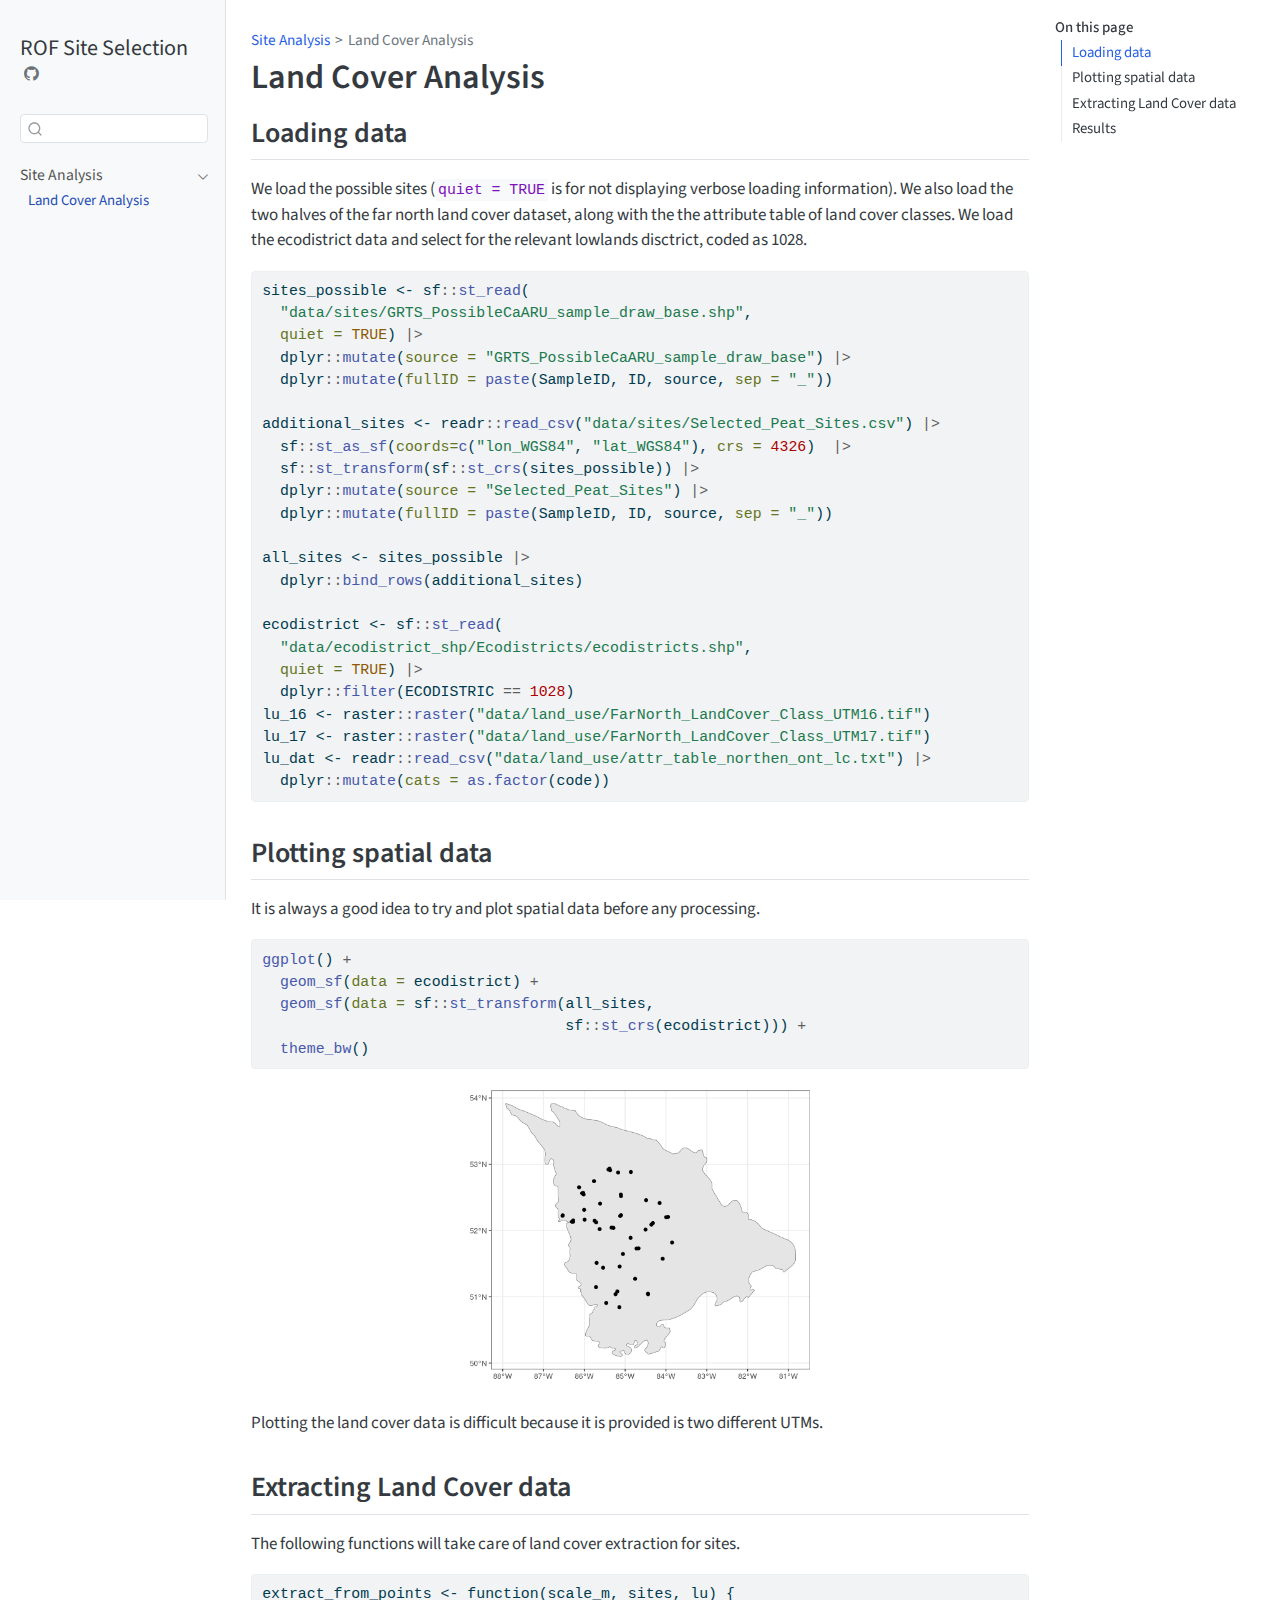
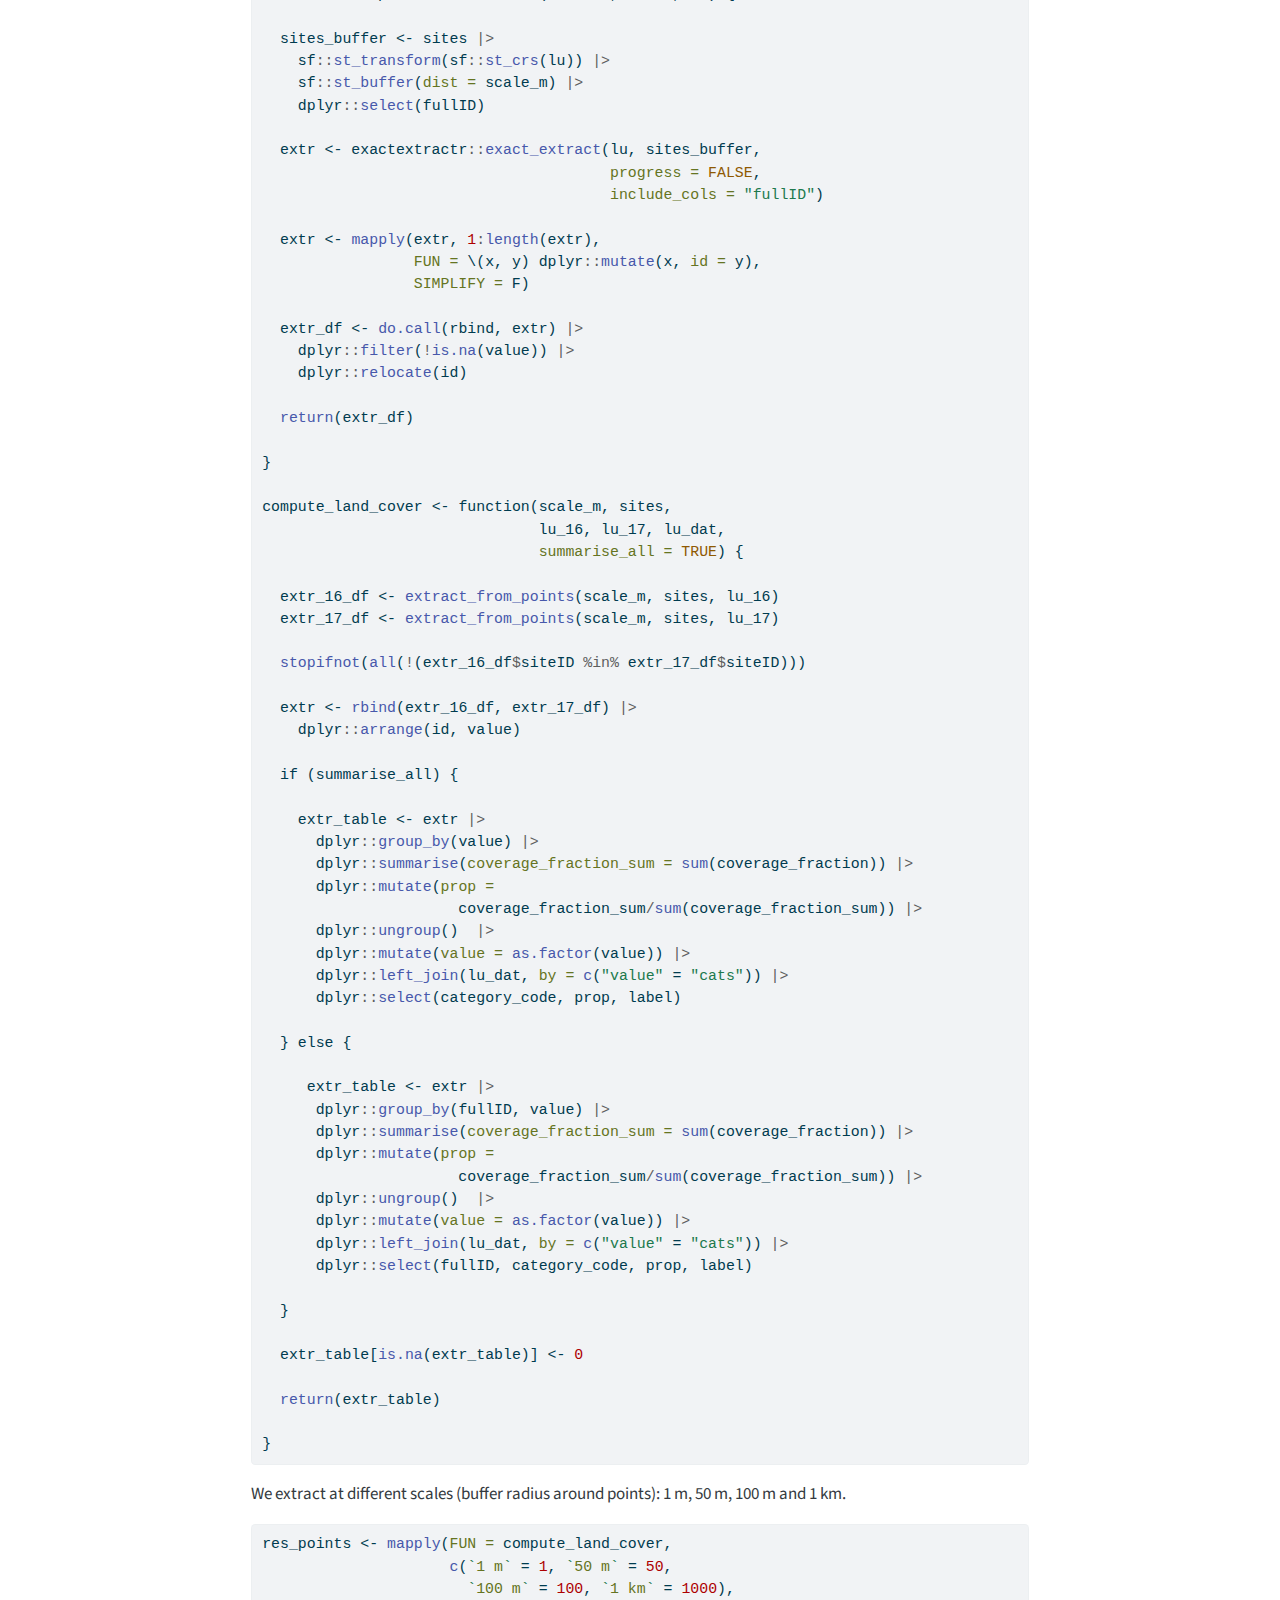
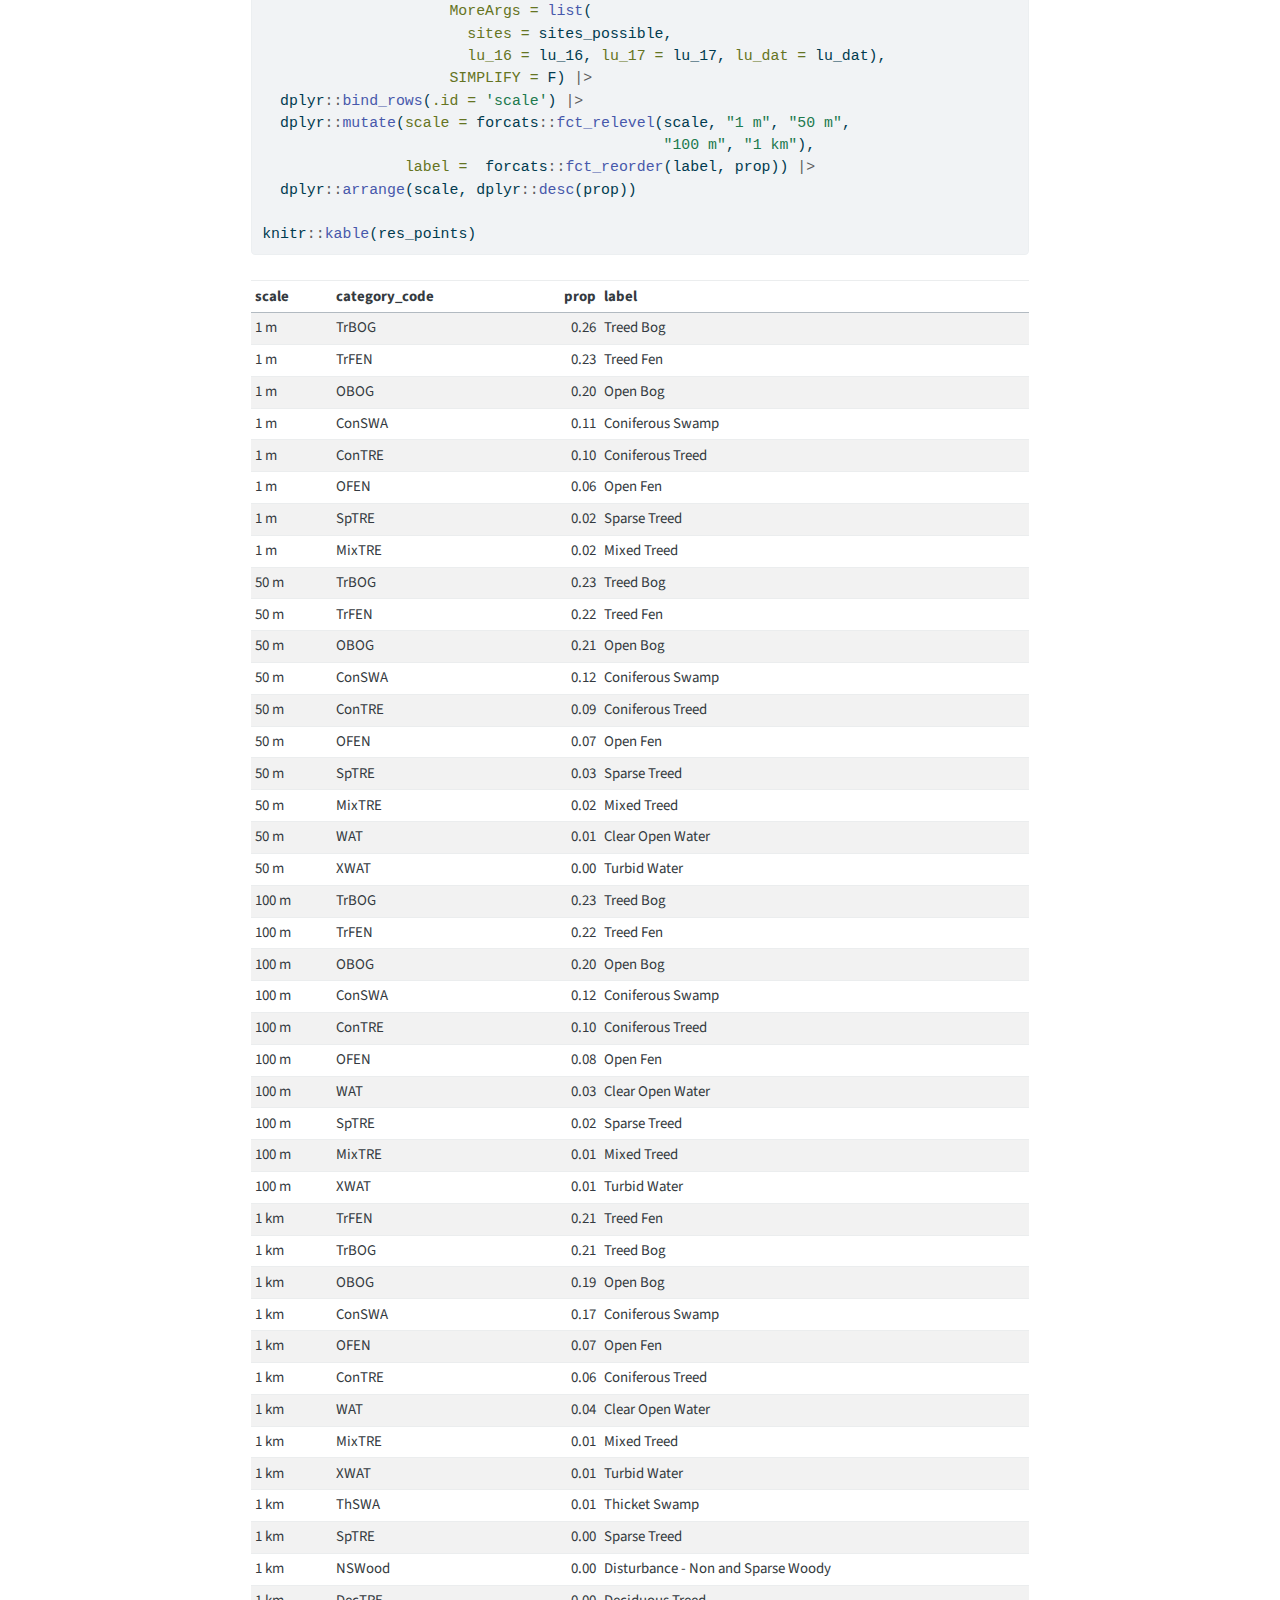
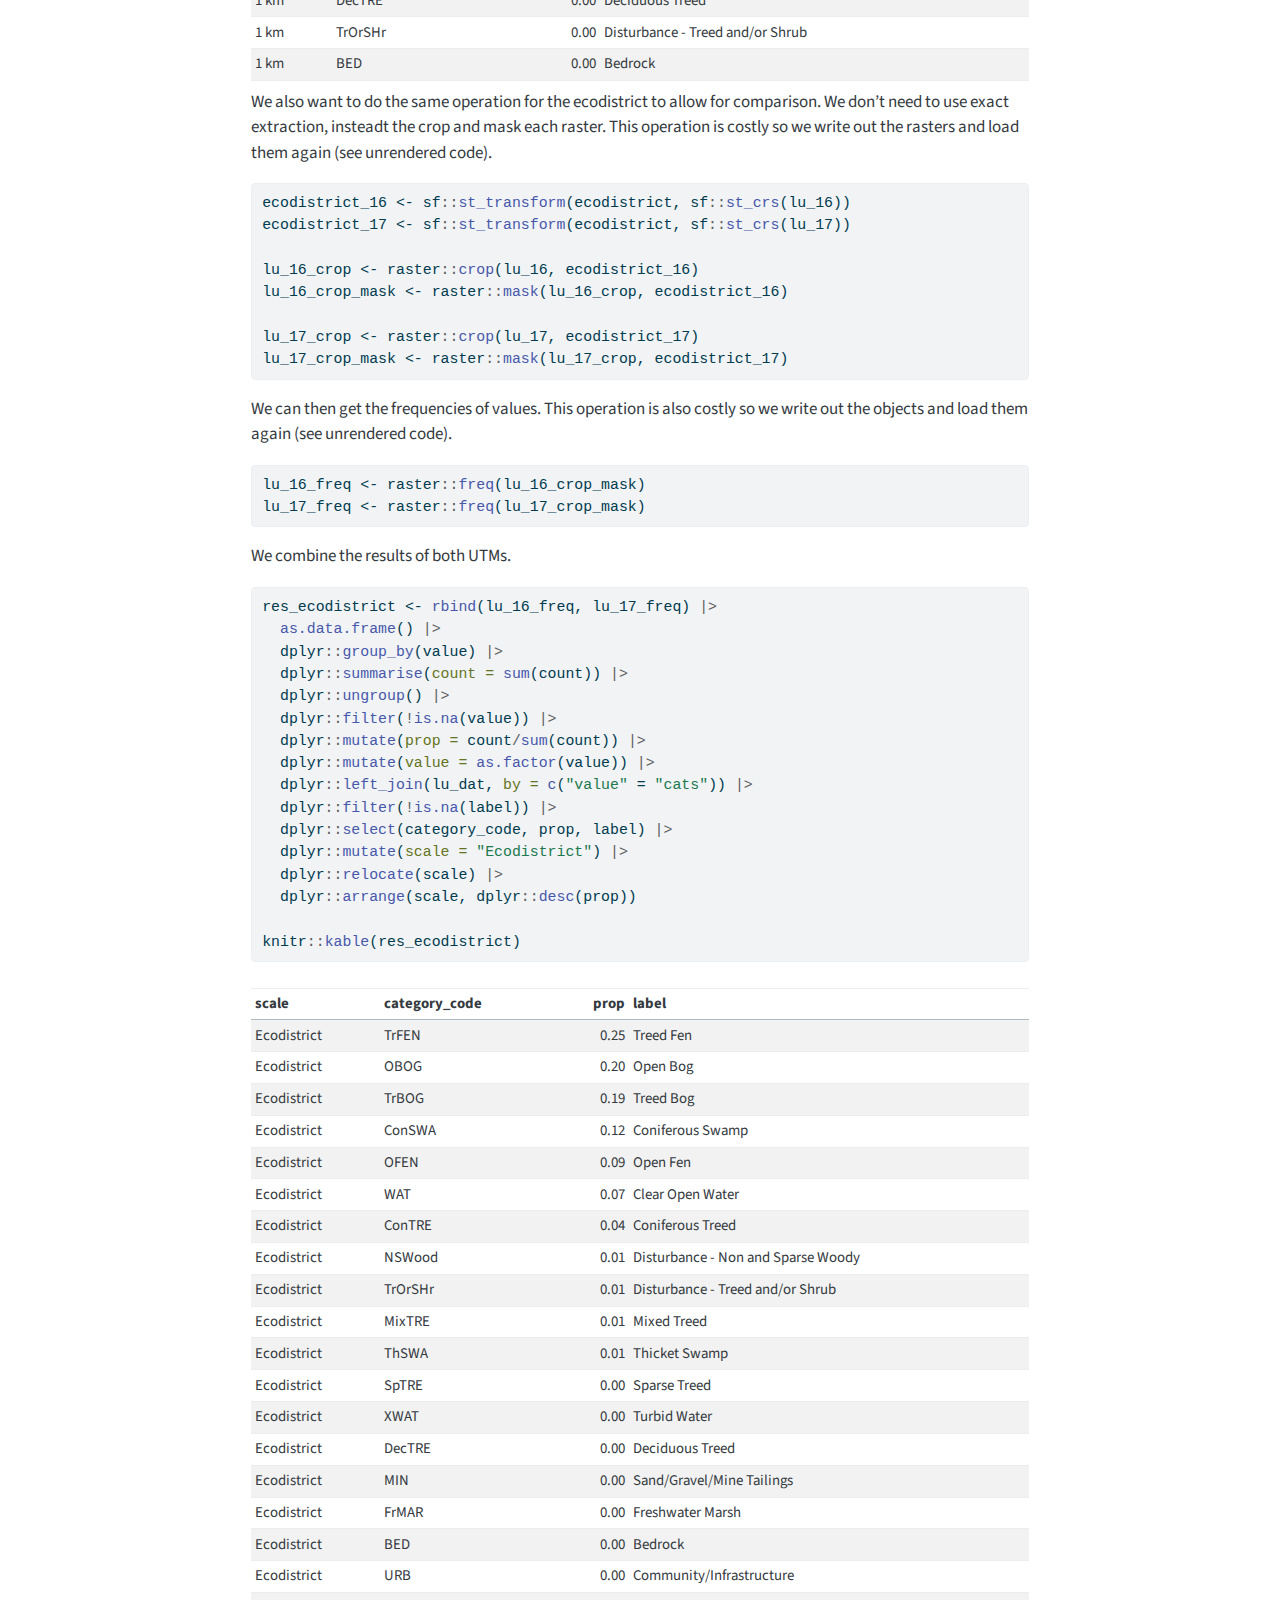
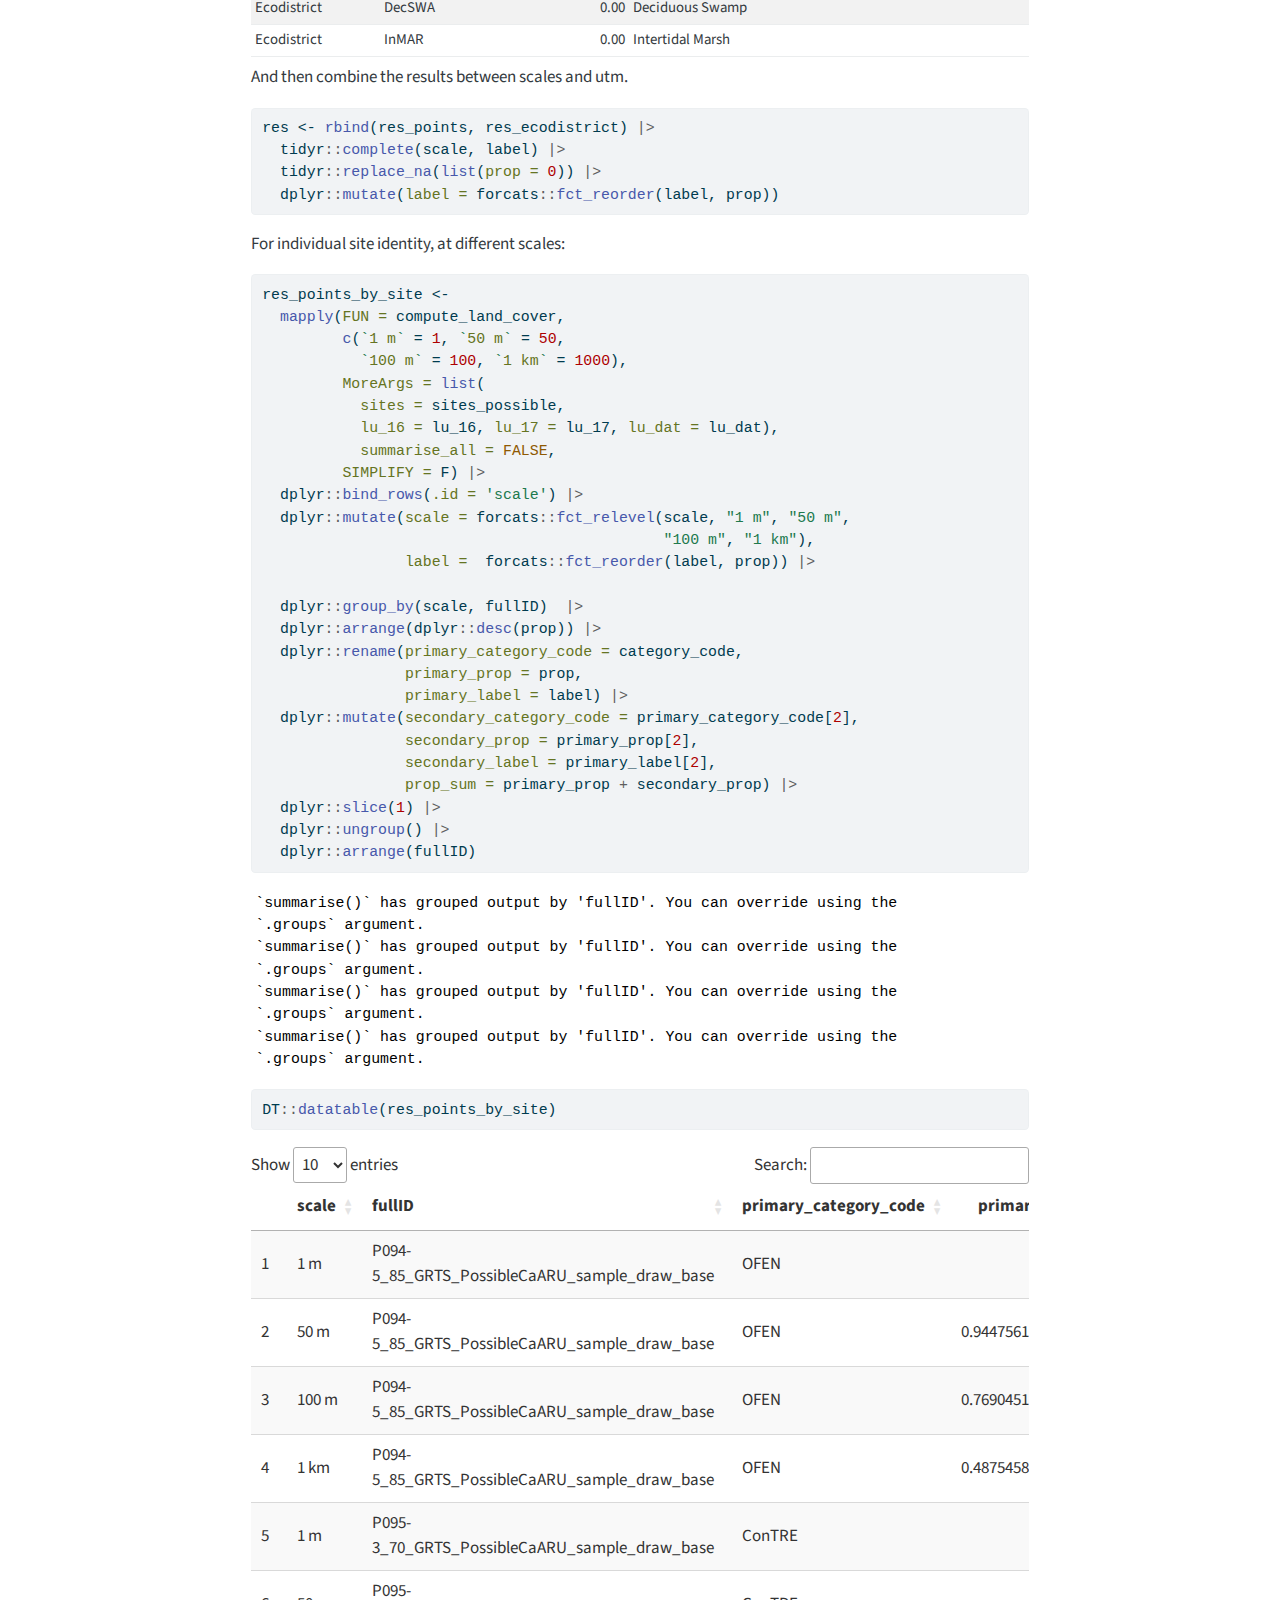
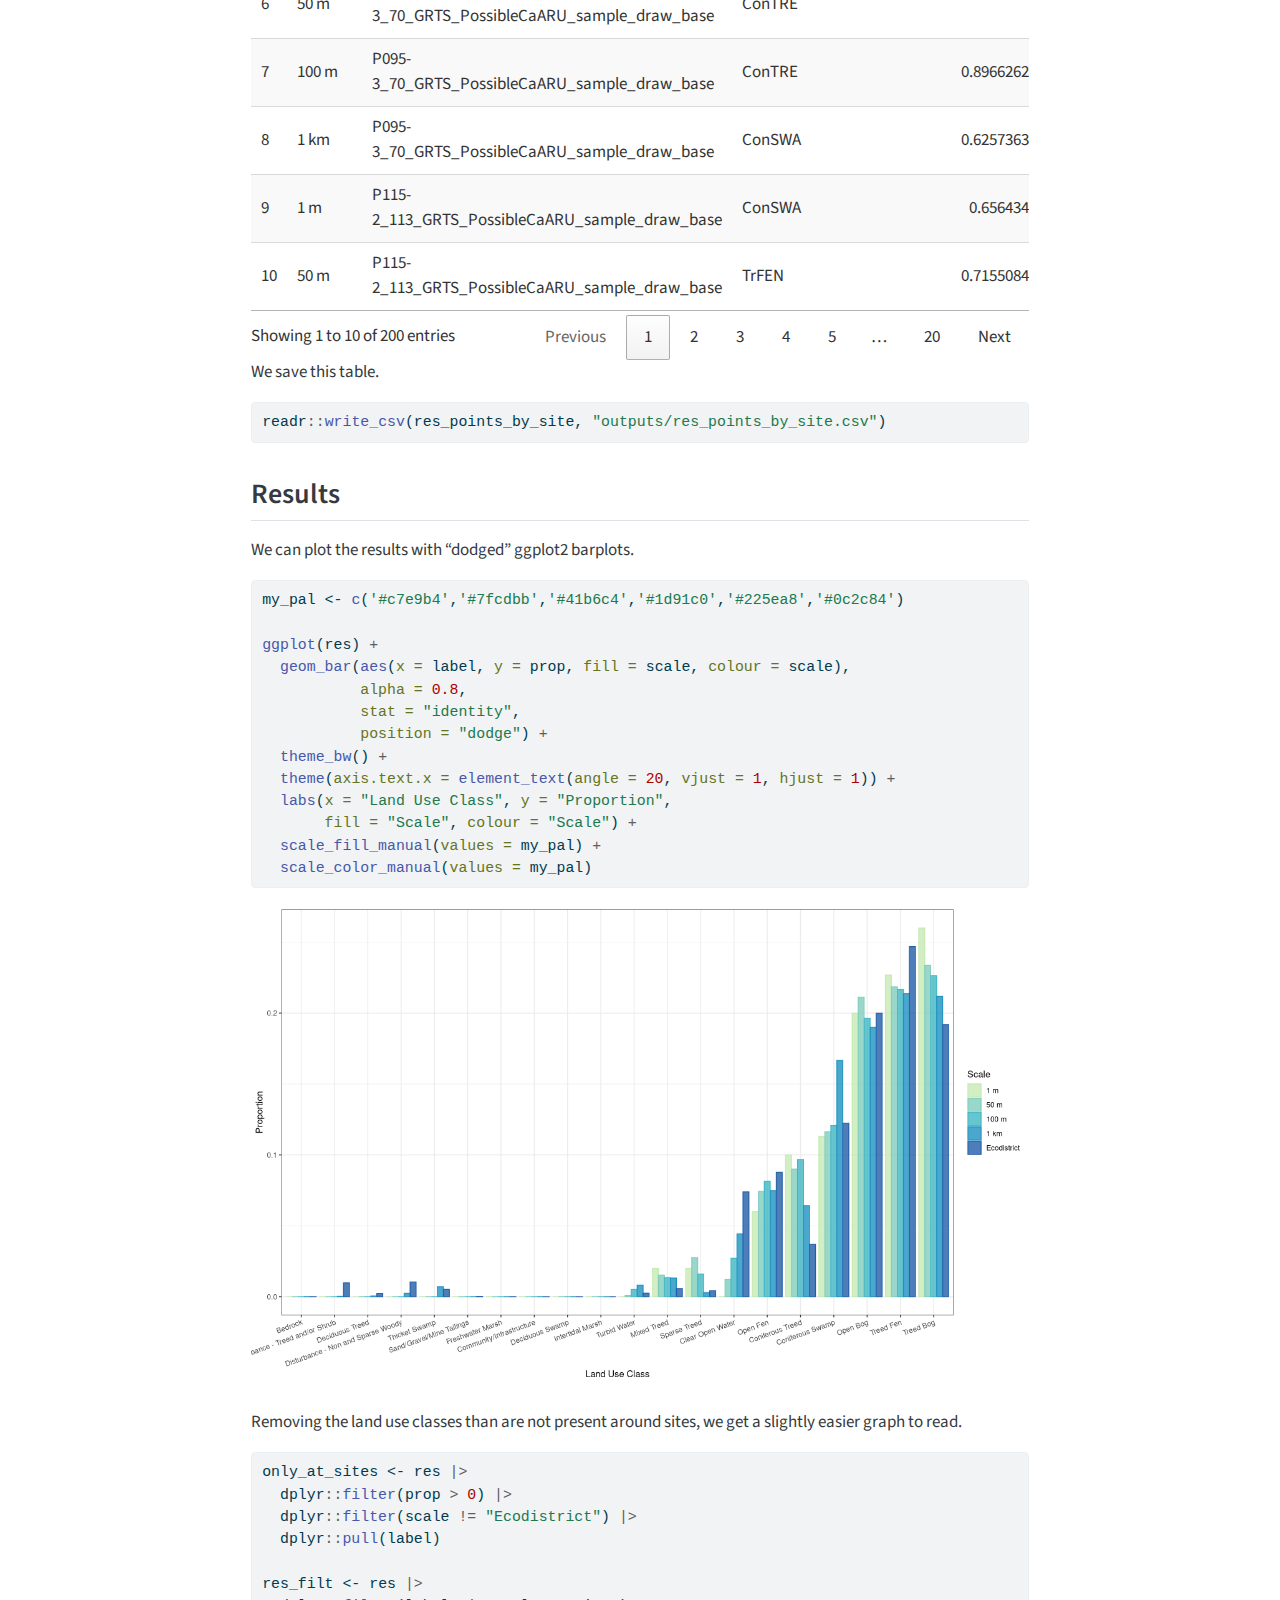
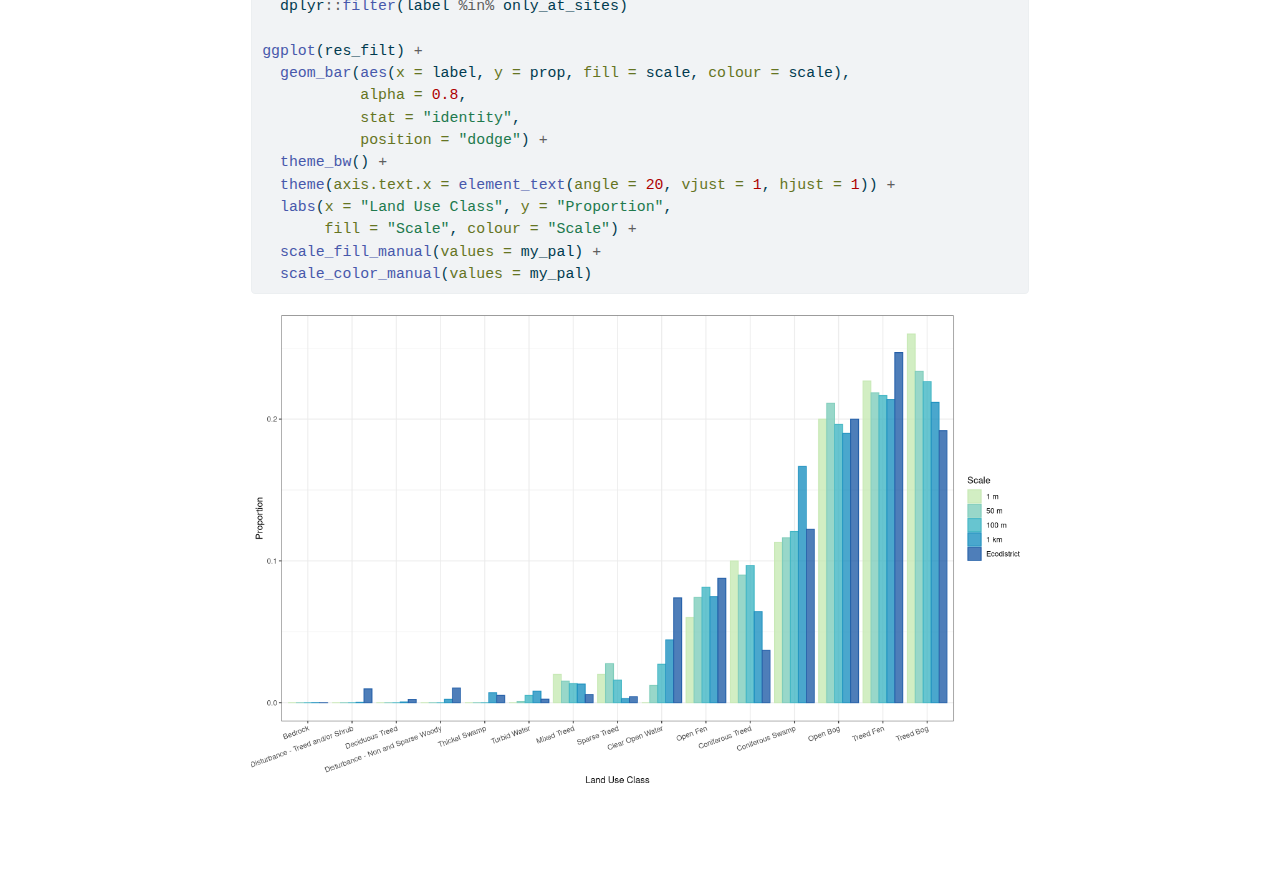
<file: docs/index.html>
<!DOCTYPE html>
<html xmlns="http://www.w3.org/1999/xhtml" lang="en" xml:lang="en"><head>

<meta charset="utf-8">
<meta name="generator" content="quarto-1.4.549">

<meta name="viewport" content="width=device-width, initial-scale=1.0, user-scalable=yes">


<title>ROF Site Selection - Land Cover Analysis</title>
<style>
code{white-space: pre-wrap;}
span.smallcaps{font-variant: small-caps;}
div.columns{display: flex; gap: min(4vw, 1.5em);}
div.column{flex: auto; overflow-x: auto;}
div.hanging-indent{margin-left: 1.5em; text-indent: -1.5em;}
ul.task-list{list-style: none;}
ul.task-list li input[type="checkbox"] {
  width: 0.8em;
  margin: 0 0.8em 0.2em -1em; /* quarto-specific, see https://github.com/quarto-dev/quarto-cli/issues/4556 */ 
  vertical-align: middle;
}
/* CSS for syntax highlighting */
pre > code.sourceCode { white-space: pre; position: relative; }
pre > code.sourceCode > span { line-height: 1.25; }
pre > code.sourceCode > span:empty { height: 1.2em; }
.sourceCode { overflow: visible; }
code.sourceCode > span { color: inherit; text-decoration: inherit; }
div.sourceCode { margin: 1em 0; }
pre.sourceCode { margin: 0; }
@media screen {
div.sourceCode { overflow: auto; }
}
@media print {
pre > code.sourceCode { white-space: pre-wrap; }
pre > code.sourceCode > span { text-indent: -5em; padding-left: 5em; }
}
pre.numberSource code
  { counter-reset: source-line 0; }
pre.numberSource code > span
  { position: relative; left: -4em; counter-increment: source-line; }
pre.numberSource code > span > a:first-child::before
  { content: counter(source-line);
    position: relative; left: -1em; text-align: right; vertical-align: baseline;
    border: none; display: inline-block;
    -webkit-touch-callout: none; -webkit-user-select: none;
    -khtml-user-select: none; -moz-user-select: none;
    -ms-user-select: none; user-select: none;
    padding: 0 4px; width: 4em;
  }
pre.numberSource { margin-left: 3em;  padding-left: 4px; }
div.sourceCode
  {   }
@media screen {
pre > code.sourceCode > span > a:first-child::before { text-decoration: underline; }
}
</style>


<script src="site_libs/quarto-nav/quarto-nav.js"></script>
<script src="site_libs/quarto-nav/headroom.min.js"></script>
<script src="site_libs/clipboard/clipboard.min.js"></script>
<script src="site_libs/quarto-search/autocomplete.umd.js"></script>
<script src="site_libs/quarto-search/fuse.min.js"></script>
<script src="site_libs/quarto-search/quarto-search.js"></script>
<meta name="quarto:offset" content="./">
<script src="site_libs/quarto-html/quarto.js"></script>
<script src="site_libs/quarto-html/popper.min.js"></script>
<script src="site_libs/quarto-html/tippy.umd.min.js"></script>
<script src="site_libs/quarto-html/anchor.min.js"></script>
<link href="site_libs/quarto-html/tippy.css" rel="stylesheet">
<link href="site_libs/quarto-html/quarto-syntax-highlighting.css" rel="stylesheet" id="quarto-text-highlighting-styles">
<script src="site_libs/bootstrap/bootstrap.min.js"></script>
<link href="site_libs/bootstrap/bootstrap-icons.css" rel="stylesheet">
<link href="site_libs/bootstrap/bootstrap.min.css" rel="stylesheet" id="quarto-bootstrap" data-mode="light">
<script id="quarto-search-options" type="application/json">{
  "location": "sidebar",
  "copy-button": false,
  "collapse-after": 3,
  "panel-placement": "start",
  "type": "textbox",
  "limit": 50,
  "keyboard-shortcut": [
    "f",
    "/",
    "s"
  ],
  "show-item-context": false,
  "language": {
    "search-no-results-text": "No results",
    "search-matching-documents-text": "matching documents",
    "search-copy-link-title": "Copy link to search",
    "search-hide-matches-text": "Hide additional matches",
    "search-more-match-text": "more match in this document",
    "search-more-matches-text": "more matches in this document",
    "search-clear-button-title": "Clear",
    "search-text-placeholder": "",
    "search-detached-cancel-button-title": "Cancel",
    "search-submit-button-title": "Submit",
    "search-label": "Search"
  }
}</script>
<link href="site_libs/htmltools-fill-0.5.8.1/fill.css" rel="stylesheet">
<script src="site_libs/htmlwidgets-1.6.4/htmlwidgets.js"></script>
<link href="site_libs/datatables-css-0.0.0/datatables-crosstalk.css" rel="stylesheet">
<script src="site_libs/datatables-binding-0.33/datatables.js"></script>
<script src="site_libs/jquery-3.6.0/jquery-3.6.0.min.js"></script>
<link href="site_libs/dt-core-1.13.6/css/jquery.dataTables.min.css" rel="stylesheet">
<link href="site_libs/dt-core-1.13.6/css/jquery.dataTables.extra.css" rel="stylesheet">
<script src="site_libs/dt-core-1.13.6/js/jquery.dataTables.min.js"></script>
<link href="site_libs/crosstalk-1.2.1/css/crosstalk.min.css" rel="stylesheet">
<script src="site_libs/crosstalk-1.2.1/js/crosstalk.min.js"></script>


<link rel="stylesheet" href="styles.css">
</head>

<body class="nav-sidebar docked">

<div id="quarto-search-results"></div>
  <header id="quarto-header" class="headroom fixed-top">
  <nav class="quarto-secondary-nav">
    <div class="container-fluid d-flex">
      <button type="button" class="quarto-btn-toggle btn" data-bs-toggle="collapse" data-bs-target=".quarto-sidebar-collapse-item" aria-controls="quarto-sidebar" aria-expanded="false" aria-label="Toggle sidebar navigation" onclick="if (window.quartoToggleHeadroom) { window.quartoToggleHeadroom(); }">
        <i class="bi bi-layout-text-sidebar-reverse"></i>
      </button>
        <nav class="quarto-page-breadcrumbs" aria-label="breadcrumb"><ol class="breadcrumb"><li class="breadcrumb-item"><a href="./index.html">Site Analysis</a></li><li class="breadcrumb-item"><a href="./index.html">Land Cover Analysis</a></li></ol></nav>
        <a class="flex-grow-1" role="button" data-bs-toggle="collapse" data-bs-target=".quarto-sidebar-collapse-item" aria-controls="quarto-sidebar" aria-expanded="false" aria-label="Toggle sidebar navigation" onclick="if (window.quartoToggleHeadroom) { window.quartoToggleHeadroom(); }">      
        </a>
      <button type="button" class="btn quarto-search-button" aria-label="" onclick="window.quartoOpenSearch();">
        <i class="bi bi-search"></i>
      </button>
    </div>
  </nav>
</header>
<!-- content -->
<div id="quarto-content" class="quarto-container page-columns page-rows-contents page-layout-article">
<!-- sidebar -->
  <nav id="quarto-sidebar" class="sidebar collapse collapse-horizontal quarto-sidebar-collapse-item sidebar-navigation docked overflow-auto">
    <div class="pt-lg-2 mt-2 text-left sidebar-header">
    <div class="sidebar-title mb-0 py-0">
      <a href="./">ROF Site Selection</a> 
        <div class="sidebar-tools-main">
    <div class="dropdown">
      <a href="" title="" id="quarto-navigation-tool-dropdown-0" class="quarto-navigation-tool dropdown-toggle px-1" data-bs-toggle="dropdown" aria-expanded="false" aria-label=""><i class="bi bi-github"></i></a>
      <ul class="dropdown-menu" aria-labelledby="quarto-navigation-tool-dropdown-0">
          <li>
            <a class="dropdown-item sidebar-tools-main-item" href="https://github.com/StewartWILDlab/site-selection-rof">
            Source Code
            </a>
          </li>
      </ul>
    </div>
</div>
    </div>
      </div>
        <div class="mt-2 flex-shrink-0 align-items-center">
        <div class="sidebar-search">
        <div id="quarto-search" class="" title="Search"></div>
        </div>
        </div>
    <div class="sidebar-menu-container"> 
    <ul class="list-unstyled mt-1">
        <li class="sidebar-item sidebar-item-section">
      <div class="sidebar-item-container"> 
            <a class="sidebar-item-text sidebar-link text-start" data-bs-toggle="collapse" data-bs-target="#quarto-sidebar-section-1" aria-expanded="true">
 <span class="menu-text">Site Analysis</span></a>
          <a class="sidebar-item-toggle text-start" data-bs-toggle="collapse" data-bs-target="#quarto-sidebar-section-1" aria-expanded="true" aria-label="Toggle section">
            <i class="bi bi-chevron-right ms-2"></i>
          </a> 
      </div>
      <ul id="quarto-sidebar-section-1" class="collapse list-unstyled sidebar-section depth1 show">  
          <li class="sidebar-item">
  <div class="sidebar-item-container"> 
  <a href="./index.html" class="sidebar-item-text sidebar-link active">
 <span class="menu-text">Land Cover Analysis</span></a>
  </div>
</li>
      </ul>
  </li>
    </ul>
    </div>
</nav>
<div id="quarto-sidebar-glass" class="quarto-sidebar-collapse-item" data-bs-toggle="collapse" data-bs-target=".quarto-sidebar-collapse-item"></div>
<!-- margin-sidebar -->
    <div id="quarto-margin-sidebar" class="sidebar margin-sidebar">
        <nav id="TOC" role="doc-toc" class="toc-active">
    <h2 id="toc-title">On this page</h2>
   
  <ul>
  <li><a href="#loading-data" id="toc-loading-data" class="nav-link active" data-scroll-target="#loading-data">Loading data</a></li>
  <li><a href="#plotting-spatial-data" id="toc-plotting-spatial-data" class="nav-link" data-scroll-target="#plotting-spatial-data">Plotting spatial data</a></li>
  <li><a href="#extracting-land-cover-data" id="toc-extracting-land-cover-data" class="nav-link" data-scroll-target="#extracting-land-cover-data">Extracting Land Cover data</a></li>
  <li><a href="#results" id="toc-results" class="nav-link" data-scroll-target="#results">Results</a></li>
  </ul>
</nav>
    </div>
<!-- main -->
<main class="content" id="quarto-document-content">

<header id="title-block-header" class="quarto-title-block default"><nav class="quarto-page-breadcrumbs quarto-title-breadcrumbs d-none d-lg-block" aria-label="breadcrumb"><ol class="breadcrumb"><li class="breadcrumb-item"><a href="./index.html">Site Analysis</a></li><li class="breadcrumb-item"><a href="./index.html">Land Cover Analysis</a></li></ol></nav>
<div class="quarto-title">
<h1 class="title">Land Cover Analysis</h1>
</div>



<div class="quarto-title-meta">

    
  
    
  </div>
  


</header>


<section id="loading-data" class="level2">
<h2 class="anchored" data-anchor-id="loading-data">Loading data</h2>
<p>We load the possible sites (<code>quiet = TRUE</code> is for not displaying verbose loading information). We also load the two halves of the far north land cover dataset, along with the the attribute table of land cover classes. We load the ecodistrict data and select for the relevant lowlands disctrict, coded as 1028.</p>
<div class="cell">
<div class="sourceCode cell-code" id="cb1"><pre class="sourceCode r code-with-copy"><code class="sourceCode r"><span id="cb1-1"><a href="#cb1-1" aria-hidden="true" tabindex="-1"></a>sites_possible <span class="ot">&lt;-</span> sf<span class="sc">::</span><span class="fu">st_read</span>(</span>
<span id="cb1-2"><a href="#cb1-2" aria-hidden="true" tabindex="-1"></a>  <span class="st">"data/sites/GRTS_PossibleCaARU_sample_draw_base.shp"</span>, </span>
<span id="cb1-3"><a href="#cb1-3" aria-hidden="true" tabindex="-1"></a>  <span class="at">quiet =</span> <span class="cn">TRUE</span>) <span class="sc">|&gt;</span> </span>
<span id="cb1-4"><a href="#cb1-4" aria-hidden="true" tabindex="-1"></a>  dplyr<span class="sc">::</span><span class="fu">mutate</span>(<span class="at">source =</span> <span class="st">"GRTS_PossibleCaARU_sample_draw_base"</span>) <span class="sc">|&gt;</span> </span>
<span id="cb1-5"><a href="#cb1-5" aria-hidden="true" tabindex="-1"></a>  dplyr<span class="sc">::</span><span class="fu">mutate</span>(<span class="at">fullID =</span> <span class="fu">paste</span>(SampleID, ID, source, <span class="at">sep =</span> <span class="st">"_"</span>))</span>
<span id="cb1-6"><a href="#cb1-6" aria-hidden="true" tabindex="-1"></a></span>
<span id="cb1-7"><a href="#cb1-7" aria-hidden="true" tabindex="-1"></a>additional_sites <span class="ot">&lt;-</span> readr<span class="sc">::</span><span class="fu">read_csv</span>(<span class="st">"data/sites/Selected_Peat_Sites.csv"</span>) <span class="sc">|&gt;</span> </span>
<span id="cb1-8"><a href="#cb1-8" aria-hidden="true" tabindex="-1"></a>  sf<span class="sc">::</span><span class="fu">st_as_sf</span>(<span class="at">coords=</span><span class="fu">c</span>(<span class="st">"lon_WGS84"</span>, <span class="st">"lat_WGS84"</span>), <span class="at">crs =</span> <span class="dv">4326</span>)  <span class="sc">|&gt;</span> </span>
<span id="cb1-9"><a href="#cb1-9" aria-hidden="true" tabindex="-1"></a>  sf<span class="sc">::</span><span class="fu">st_transform</span>(sf<span class="sc">::</span><span class="fu">st_crs</span>(sites_possible)) <span class="sc">|&gt;</span> </span>
<span id="cb1-10"><a href="#cb1-10" aria-hidden="true" tabindex="-1"></a>  dplyr<span class="sc">::</span><span class="fu">mutate</span>(<span class="at">source =</span> <span class="st">"Selected_Peat_Sites"</span>) <span class="sc">|&gt;</span> </span>
<span id="cb1-11"><a href="#cb1-11" aria-hidden="true" tabindex="-1"></a>  dplyr<span class="sc">::</span><span class="fu">mutate</span>(<span class="at">fullID =</span> <span class="fu">paste</span>(SampleID, ID, source, <span class="at">sep =</span> <span class="st">"_"</span>))</span>
<span id="cb1-12"><a href="#cb1-12" aria-hidden="true" tabindex="-1"></a></span>
<span id="cb1-13"><a href="#cb1-13" aria-hidden="true" tabindex="-1"></a>all_sites <span class="ot">&lt;-</span> sites_possible <span class="sc">|&gt;</span> </span>
<span id="cb1-14"><a href="#cb1-14" aria-hidden="true" tabindex="-1"></a>  dplyr<span class="sc">::</span><span class="fu">bind_rows</span>(additional_sites)</span>
<span id="cb1-15"><a href="#cb1-15" aria-hidden="true" tabindex="-1"></a></span>
<span id="cb1-16"><a href="#cb1-16" aria-hidden="true" tabindex="-1"></a>ecodistrict <span class="ot">&lt;-</span> sf<span class="sc">::</span><span class="fu">st_read</span>(</span>
<span id="cb1-17"><a href="#cb1-17" aria-hidden="true" tabindex="-1"></a>  <span class="st">"data/ecodistrict_shp/Ecodistricts/ecodistricts.shp"</span>, </span>
<span id="cb1-18"><a href="#cb1-18" aria-hidden="true" tabindex="-1"></a>  <span class="at">quiet =</span> <span class="cn">TRUE</span>) <span class="sc">|&gt;</span> </span>
<span id="cb1-19"><a href="#cb1-19" aria-hidden="true" tabindex="-1"></a>  dplyr<span class="sc">::</span><span class="fu">filter</span>(ECODISTRIC <span class="sc">==</span> <span class="dv">1028</span>)</span>
<span id="cb1-20"><a href="#cb1-20" aria-hidden="true" tabindex="-1"></a>lu_16 <span class="ot">&lt;-</span> raster<span class="sc">::</span><span class="fu">raster</span>(<span class="st">"data/land_use/FarNorth_LandCover_Class_UTM16.tif"</span>)</span>
<span id="cb1-21"><a href="#cb1-21" aria-hidden="true" tabindex="-1"></a>lu_17 <span class="ot">&lt;-</span> raster<span class="sc">::</span><span class="fu">raster</span>(<span class="st">"data/land_use/FarNorth_LandCover_Class_UTM17.tif"</span>)</span>
<span id="cb1-22"><a href="#cb1-22" aria-hidden="true" tabindex="-1"></a>lu_dat <span class="ot">&lt;-</span> readr<span class="sc">::</span><span class="fu">read_csv</span>(<span class="st">"data/land_use/attr_table_northen_ont_lc.txt"</span>) <span class="sc">|&gt;</span></span>
<span id="cb1-23"><a href="#cb1-23" aria-hidden="true" tabindex="-1"></a>  dplyr<span class="sc">::</span><span class="fu">mutate</span>(<span class="at">cats =</span> <span class="fu">as.factor</span>(code))</span></code><button title="Copy to Clipboard" class="code-copy-button"><i class="bi"></i></button></pre></div>
</div>
</section>
<section id="plotting-spatial-data" class="level2">
<h2 class="anchored" data-anchor-id="plotting-spatial-data">Plotting spatial data</h2>
<p>It is always a good idea to try and plot spatial data before any processing.</p>
<div class="cell">
<div class="sourceCode cell-code" id="cb2"><pre class="sourceCode r code-with-copy"><code class="sourceCode r"><span id="cb2-1"><a href="#cb2-1" aria-hidden="true" tabindex="-1"></a><span class="fu">ggplot</span>() <span class="sc">+</span></span>
<span id="cb2-2"><a href="#cb2-2" aria-hidden="true" tabindex="-1"></a>  <span class="fu">geom_sf</span>(<span class="at">data =</span> ecodistrict) <span class="sc">+</span></span>
<span id="cb2-3"><a href="#cb2-3" aria-hidden="true" tabindex="-1"></a>  <span class="fu">geom_sf</span>(<span class="at">data =</span> sf<span class="sc">::</span><span class="fu">st_transform</span>(all_sites, </span>
<span id="cb2-4"><a href="#cb2-4" aria-hidden="true" tabindex="-1"></a>                                  sf<span class="sc">::</span><span class="fu">st_crs</span>(ecodistrict))) <span class="sc">+</span></span>
<span id="cb2-5"><a href="#cb2-5" aria-hidden="true" tabindex="-1"></a>  <span class="fu">theme_bw</span>()</span></code><button title="Copy to Clipboard" class="code-copy-button"><i class="bi"></i></button></pre></div>
<div class="cell-output-display">
<div>
<figure class="figure">
<p><img src="index_files/figure-html/unnamed-chunk-3-1.png" class="img-fluid figure-img" data-fig-pos="H" width="1248"></p>
</figure>
</div>
</div>
</div>
<p>Plotting the land cover data is difficult because it is provided is two different UTMs.</p>
</section>
<section id="extracting-land-cover-data" class="level2">
<h2 class="anchored" data-anchor-id="extracting-land-cover-data">Extracting Land Cover data</h2>
<p>The following functions will take care of land cover extraction for sites.</p>
<div class="cell">
<div class="sourceCode cell-code" id="cb3"><pre class="sourceCode r code-with-copy"><code class="sourceCode r"><span id="cb3-1"><a href="#cb3-1" aria-hidden="true" tabindex="-1"></a>extract_from_points <span class="ot">&lt;-</span> <span class="cf">function</span>(scale_m, sites, lu) {</span>
<span id="cb3-2"><a href="#cb3-2" aria-hidden="true" tabindex="-1"></a>  </span>
<span id="cb3-3"><a href="#cb3-3" aria-hidden="true" tabindex="-1"></a>  sites_buffer <span class="ot">&lt;-</span> sites <span class="sc">|&gt;</span></span>
<span id="cb3-4"><a href="#cb3-4" aria-hidden="true" tabindex="-1"></a>    sf<span class="sc">::</span><span class="fu">st_transform</span>(sf<span class="sc">::</span><span class="fu">st_crs</span>(lu)) <span class="sc">|&gt;</span> </span>
<span id="cb3-5"><a href="#cb3-5" aria-hidden="true" tabindex="-1"></a>    sf<span class="sc">::</span><span class="fu">st_buffer</span>(<span class="at">dist =</span> scale_m) <span class="sc">|&gt;</span> </span>
<span id="cb3-6"><a href="#cb3-6" aria-hidden="true" tabindex="-1"></a>    dplyr<span class="sc">::</span><span class="fu">select</span>(fullID)</span>
<span id="cb3-7"><a href="#cb3-7" aria-hidden="true" tabindex="-1"></a>  </span>
<span id="cb3-8"><a href="#cb3-8" aria-hidden="true" tabindex="-1"></a>  extr <span class="ot">&lt;-</span> exactextractr<span class="sc">::</span><span class="fu">exact_extract</span>(lu, sites_buffer,</span>
<span id="cb3-9"><a href="#cb3-9" aria-hidden="true" tabindex="-1"></a>                                       <span class="at">progress =</span> <span class="cn">FALSE</span>,</span>
<span id="cb3-10"><a href="#cb3-10" aria-hidden="true" tabindex="-1"></a>                                       <span class="at">include_cols =</span> <span class="st">"fullID"</span>)</span>
<span id="cb3-11"><a href="#cb3-11" aria-hidden="true" tabindex="-1"></a>  </span>
<span id="cb3-12"><a href="#cb3-12" aria-hidden="true" tabindex="-1"></a>  extr <span class="ot">&lt;-</span> <span class="fu">mapply</span>(extr, <span class="dv">1</span><span class="sc">:</span><span class="fu">length</span>(extr), </span>
<span id="cb3-13"><a href="#cb3-13" aria-hidden="true" tabindex="-1"></a>                 <span class="at">FUN =</span> \(x, y) dplyr<span class="sc">::</span><span class="fu">mutate</span>(x, <span class="at">id =</span> y),</span>
<span id="cb3-14"><a href="#cb3-14" aria-hidden="true" tabindex="-1"></a>                 <span class="at">SIMPLIFY =</span> F)</span>
<span id="cb3-15"><a href="#cb3-15" aria-hidden="true" tabindex="-1"></a>  </span>
<span id="cb3-16"><a href="#cb3-16" aria-hidden="true" tabindex="-1"></a>  extr_df <span class="ot">&lt;-</span> <span class="fu">do.call</span>(rbind, extr) <span class="sc">|&gt;</span></span>
<span id="cb3-17"><a href="#cb3-17" aria-hidden="true" tabindex="-1"></a>    dplyr<span class="sc">::</span><span class="fu">filter</span>(<span class="sc">!</span><span class="fu">is.na</span>(value)) <span class="sc">|&gt;</span></span>
<span id="cb3-18"><a href="#cb3-18" aria-hidden="true" tabindex="-1"></a>    dplyr<span class="sc">::</span><span class="fu">relocate</span>(id)</span>
<span id="cb3-19"><a href="#cb3-19" aria-hidden="true" tabindex="-1"></a>  </span>
<span id="cb3-20"><a href="#cb3-20" aria-hidden="true" tabindex="-1"></a>  <span class="fu">return</span>(extr_df)</span>
<span id="cb3-21"><a href="#cb3-21" aria-hidden="true" tabindex="-1"></a>  </span>
<span id="cb3-22"><a href="#cb3-22" aria-hidden="true" tabindex="-1"></a>}</span>
<span id="cb3-23"><a href="#cb3-23" aria-hidden="true" tabindex="-1"></a></span>
<span id="cb3-24"><a href="#cb3-24" aria-hidden="true" tabindex="-1"></a>compute_land_cover <span class="ot">&lt;-</span> <span class="cf">function</span>(scale_m, sites, </span>
<span id="cb3-25"><a href="#cb3-25" aria-hidden="true" tabindex="-1"></a>                               lu_16, lu_17, lu_dat,</span>
<span id="cb3-26"><a href="#cb3-26" aria-hidden="true" tabindex="-1"></a>                               <span class="at">summarise_all =</span> <span class="cn">TRUE</span>) {</span>
<span id="cb3-27"><a href="#cb3-27" aria-hidden="true" tabindex="-1"></a>  </span>
<span id="cb3-28"><a href="#cb3-28" aria-hidden="true" tabindex="-1"></a>  extr_16_df <span class="ot">&lt;-</span> <span class="fu">extract_from_points</span>(scale_m, sites, lu_16)</span>
<span id="cb3-29"><a href="#cb3-29" aria-hidden="true" tabindex="-1"></a>  extr_17_df <span class="ot">&lt;-</span> <span class="fu">extract_from_points</span>(scale_m, sites, lu_17)</span>
<span id="cb3-30"><a href="#cb3-30" aria-hidden="true" tabindex="-1"></a>  </span>
<span id="cb3-31"><a href="#cb3-31" aria-hidden="true" tabindex="-1"></a>  <span class="fu">stopifnot</span>(<span class="fu">all</span>(<span class="sc">!</span>(extr_16_df<span class="sc">$</span>siteID <span class="sc">%in%</span> extr_17_df<span class="sc">$</span>siteID)))</span>
<span id="cb3-32"><a href="#cb3-32" aria-hidden="true" tabindex="-1"></a>  </span>
<span id="cb3-33"><a href="#cb3-33" aria-hidden="true" tabindex="-1"></a>  extr <span class="ot">&lt;-</span> <span class="fu">rbind</span>(extr_16_df, extr_17_df) <span class="sc">|&gt;</span></span>
<span id="cb3-34"><a href="#cb3-34" aria-hidden="true" tabindex="-1"></a>    dplyr<span class="sc">::</span><span class="fu">arrange</span>(id, value)</span>
<span id="cb3-35"><a href="#cb3-35" aria-hidden="true" tabindex="-1"></a>  </span>
<span id="cb3-36"><a href="#cb3-36" aria-hidden="true" tabindex="-1"></a>  <span class="cf">if</span> (summarise_all) {</span>
<span id="cb3-37"><a href="#cb3-37" aria-hidden="true" tabindex="-1"></a>    </span>
<span id="cb3-38"><a href="#cb3-38" aria-hidden="true" tabindex="-1"></a>    extr_table <span class="ot">&lt;-</span> extr <span class="sc">|&gt;</span></span>
<span id="cb3-39"><a href="#cb3-39" aria-hidden="true" tabindex="-1"></a>      dplyr<span class="sc">::</span><span class="fu">group_by</span>(value) <span class="sc">|&gt;</span></span>
<span id="cb3-40"><a href="#cb3-40" aria-hidden="true" tabindex="-1"></a>      dplyr<span class="sc">::</span><span class="fu">summarise</span>(<span class="at">coverage_fraction_sum =</span> <span class="fu">sum</span>(coverage_fraction)) <span class="sc">|&gt;</span></span>
<span id="cb3-41"><a href="#cb3-41" aria-hidden="true" tabindex="-1"></a>      dplyr<span class="sc">::</span><span class="fu">mutate</span>(<span class="at">prop =</span> </span>
<span id="cb3-42"><a href="#cb3-42" aria-hidden="true" tabindex="-1"></a>                      coverage_fraction_sum<span class="sc">/</span><span class="fu">sum</span>(coverage_fraction_sum)) <span class="sc">|&gt;</span></span>
<span id="cb3-43"><a href="#cb3-43" aria-hidden="true" tabindex="-1"></a>      dplyr<span class="sc">::</span><span class="fu">ungroup</span>()  <span class="sc">|&gt;</span></span>
<span id="cb3-44"><a href="#cb3-44" aria-hidden="true" tabindex="-1"></a>      dplyr<span class="sc">::</span><span class="fu">mutate</span>(<span class="at">value =</span> <span class="fu">as.factor</span>(value)) <span class="sc">|&gt;</span></span>
<span id="cb3-45"><a href="#cb3-45" aria-hidden="true" tabindex="-1"></a>      dplyr<span class="sc">::</span><span class="fu">left_join</span>(lu_dat, <span class="at">by =</span> <span class="fu">c</span>(<span class="st">"value"</span> <span class="ot">=</span> <span class="st">"cats"</span>)) <span class="sc">|&gt;</span></span>
<span id="cb3-46"><a href="#cb3-46" aria-hidden="true" tabindex="-1"></a>      dplyr<span class="sc">::</span><span class="fu">select</span>(category_code, prop, label)</span>
<span id="cb3-47"><a href="#cb3-47" aria-hidden="true" tabindex="-1"></a>         </span>
<span id="cb3-48"><a href="#cb3-48" aria-hidden="true" tabindex="-1"></a>  } <span class="cf">else</span> {</span>
<span id="cb3-49"><a href="#cb3-49" aria-hidden="true" tabindex="-1"></a>    </span>
<span id="cb3-50"><a href="#cb3-50" aria-hidden="true" tabindex="-1"></a>     extr_table <span class="ot">&lt;-</span> extr <span class="sc">|&gt;</span></span>
<span id="cb3-51"><a href="#cb3-51" aria-hidden="true" tabindex="-1"></a>      dplyr<span class="sc">::</span><span class="fu">group_by</span>(fullID, value) <span class="sc">|&gt;</span></span>
<span id="cb3-52"><a href="#cb3-52" aria-hidden="true" tabindex="-1"></a>      dplyr<span class="sc">::</span><span class="fu">summarise</span>(<span class="at">coverage_fraction_sum =</span> <span class="fu">sum</span>(coverage_fraction)) <span class="sc">|&gt;</span></span>
<span id="cb3-53"><a href="#cb3-53" aria-hidden="true" tabindex="-1"></a>      dplyr<span class="sc">::</span><span class="fu">mutate</span>(<span class="at">prop =</span> </span>
<span id="cb3-54"><a href="#cb3-54" aria-hidden="true" tabindex="-1"></a>                      coverage_fraction_sum<span class="sc">/</span><span class="fu">sum</span>(coverage_fraction_sum)) <span class="sc">|&gt;</span></span>
<span id="cb3-55"><a href="#cb3-55" aria-hidden="true" tabindex="-1"></a>      dplyr<span class="sc">::</span><span class="fu">ungroup</span>()  <span class="sc">|&gt;</span></span>
<span id="cb3-56"><a href="#cb3-56" aria-hidden="true" tabindex="-1"></a>      dplyr<span class="sc">::</span><span class="fu">mutate</span>(<span class="at">value =</span> <span class="fu">as.factor</span>(value)) <span class="sc">|&gt;</span></span>
<span id="cb3-57"><a href="#cb3-57" aria-hidden="true" tabindex="-1"></a>      dplyr<span class="sc">::</span><span class="fu">left_join</span>(lu_dat, <span class="at">by =</span> <span class="fu">c</span>(<span class="st">"value"</span> <span class="ot">=</span> <span class="st">"cats"</span>)) <span class="sc">|&gt;</span></span>
<span id="cb3-58"><a href="#cb3-58" aria-hidden="true" tabindex="-1"></a>      dplyr<span class="sc">::</span><span class="fu">select</span>(fullID, category_code, prop, label)</span>
<span id="cb3-59"><a href="#cb3-59" aria-hidden="true" tabindex="-1"></a>    </span>
<span id="cb3-60"><a href="#cb3-60" aria-hidden="true" tabindex="-1"></a>  }</span>
<span id="cb3-61"><a href="#cb3-61" aria-hidden="true" tabindex="-1"></a>  </span>
<span id="cb3-62"><a href="#cb3-62" aria-hidden="true" tabindex="-1"></a>  extr_table[<span class="fu">is.na</span>(extr_table)] <span class="ot">&lt;-</span> <span class="dv">0</span></span>
<span id="cb3-63"><a href="#cb3-63" aria-hidden="true" tabindex="-1"></a>  </span>
<span id="cb3-64"><a href="#cb3-64" aria-hidden="true" tabindex="-1"></a>  <span class="fu">return</span>(extr_table)</span>
<span id="cb3-65"><a href="#cb3-65" aria-hidden="true" tabindex="-1"></a>  </span>
<span id="cb3-66"><a href="#cb3-66" aria-hidden="true" tabindex="-1"></a>}</span></code><button title="Copy to Clipboard" class="code-copy-button"><i class="bi"></i></button></pre></div>
</div>
<p>We extract at different scales (buffer radius around points): 1 m, 50 m, 100 m and 1 km.</p>
<div class="cell">
<div class="sourceCode cell-code" id="cb4"><pre class="sourceCode r code-with-copy"><code class="sourceCode r"><span id="cb4-1"><a href="#cb4-1" aria-hidden="true" tabindex="-1"></a>res_points <span class="ot">&lt;-</span> <span class="fu">mapply</span>(<span class="at">FUN =</span> compute_land_cover, </span>
<span id="cb4-2"><a href="#cb4-2" aria-hidden="true" tabindex="-1"></a>                     <span class="fu">c</span>(<span class="st">`</span><span class="at">1 m</span><span class="st">`</span> <span class="ot">=</span> <span class="dv">1</span>, <span class="st">`</span><span class="at">50 m</span><span class="st">`</span> <span class="ot">=</span> <span class="dv">50</span>,</span>
<span id="cb4-3"><a href="#cb4-3" aria-hidden="true" tabindex="-1"></a>                       <span class="st">`</span><span class="at">100 m</span><span class="st">`</span> <span class="ot">=</span> <span class="dv">100</span>, <span class="st">`</span><span class="at">1 km</span><span class="st">`</span> <span class="ot">=</span> <span class="dv">1000</span>),</span>
<span id="cb4-4"><a href="#cb4-4" aria-hidden="true" tabindex="-1"></a>                     <span class="at">MoreArgs =</span> <span class="fu">list</span>(</span>
<span id="cb4-5"><a href="#cb4-5" aria-hidden="true" tabindex="-1"></a>                       <span class="at">sites =</span> sites_possible,</span>
<span id="cb4-6"><a href="#cb4-6" aria-hidden="true" tabindex="-1"></a>                       <span class="at">lu_16 =</span> lu_16, <span class="at">lu_17 =</span> lu_17, <span class="at">lu_dat =</span> lu_dat),</span>
<span id="cb4-7"><a href="#cb4-7" aria-hidden="true" tabindex="-1"></a>                     <span class="at">SIMPLIFY =</span> F) <span class="sc">|&gt;</span></span>
<span id="cb4-8"><a href="#cb4-8" aria-hidden="true" tabindex="-1"></a>  dplyr<span class="sc">::</span><span class="fu">bind_rows</span>(<span class="at">.id =</span> <span class="st">'scale'</span>) <span class="sc">|&gt;</span></span>
<span id="cb4-9"><a href="#cb4-9" aria-hidden="true" tabindex="-1"></a>  dplyr<span class="sc">::</span><span class="fu">mutate</span>(<span class="at">scale =</span> forcats<span class="sc">::</span><span class="fu">fct_relevel</span>(scale, <span class="st">"1 m"</span>, <span class="st">"50 m"</span>,</span>
<span id="cb4-10"><a href="#cb4-10" aria-hidden="true" tabindex="-1"></a>                                             <span class="st">"100 m"</span>, <span class="st">"1 km"</span>),</span>
<span id="cb4-11"><a href="#cb4-11" aria-hidden="true" tabindex="-1"></a>                <span class="at">label =</span>  forcats<span class="sc">::</span><span class="fu">fct_reorder</span>(label, prop)) <span class="sc">|&gt;</span> </span>
<span id="cb4-12"><a href="#cb4-12" aria-hidden="true" tabindex="-1"></a>  dplyr<span class="sc">::</span><span class="fu">arrange</span>(scale, dplyr<span class="sc">::</span><span class="fu">desc</span>(prop))</span>
<span id="cb4-13"><a href="#cb4-13" aria-hidden="true" tabindex="-1"></a></span>
<span id="cb4-14"><a href="#cb4-14" aria-hidden="true" tabindex="-1"></a>knitr<span class="sc">::</span><span class="fu">kable</span>(res_points)</span></code><button title="Copy to Clipboard" class="code-copy-button"><i class="bi"></i></button></pre></div>
<div class="cell-output-display">
<table class="table table-sm table-striped small">
<thead>
<tr class="header">
<th style="text-align: left;">scale</th>
<th style="text-align: left;">category_code</th>
<th style="text-align: right;">prop</th>
<th style="text-align: left;">label</th>
</tr>
</thead>
<tbody>
<tr class="odd">
<td style="text-align: left;">1 m</td>
<td style="text-align: left;">TrBOG</td>
<td style="text-align: right;">0.26</td>
<td style="text-align: left;">Treed Bog</td>
</tr>
<tr class="even">
<td style="text-align: left;">1 m</td>
<td style="text-align: left;">TrFEN</td>
<td style="text-align: right;">0.23</td>
<td style="text-align: left;">Treed Fen</td>
</tr>
<tr class="odd">
<td style="text-align: left;">1 m</td>
<td style="text-align: left;">OBOG</td>
<td style="text-align: right;">0.20</td>
<td style="text-align: left;">Open Bog</td>
</tr>
<tr class="even">
<td style="text-align: left;">1 m</td>
<td style="text-align: left;">ConSWA</td>
<td style="text-align: right;">0.11</td>
<td style="text-align: left;">Coniferous Swamp</td>
</tr>
<tr class="odd">
<td style="text-align: left;">1 m</td>
<td style="text-align: left;">ConTRE</td>
<td style="text-align: right;">0.10</td>
<td style="text-align: left;">Coniferous Treed</td>
</tr>
<tr class="even">
<td style="text-align: left;">1 m</td>
<td style="text-align: left;">OFEN</td>
<td style="text-align: right;">0.06</td>
<td style="text-align: left;">Open Fen</td>
</tr>
<tr class="odd">
<td style="text-align: left;">1 m</td>
<td style="text-align: left;">SpTRE</td>
<td style="text-align: right;">0.02</td>
<td style="text-align: left;">Sparse Treed</td>
</tr>
<tr class="even">
<td style="text-align: left;">1 m</td>
<td style="text-align: left;">MixTRE</td>
<td style="text-align: right;">0.02</td>
<td style="text-align: left;">Mixed Treed</td>
</tr>
<tr class="odd">
<td style="text-align: left;">50 m</td>
<td style="text-align: left;">TrBOG</td>
<td style="text-align: right;">0.23</td>
<td style="text-align: left;">Treed Bog</td>
</tr>
<tr class="even">
<td style="text-align: left;">50 m</td>
<td style="text-align: left;">TrFEN</td>
<td style="text-align: right;">0.22</td>
<td style="text-align: left;">Treed Fen</td>
</tr>
<tr class="odd">
<td style="text-align: left;">50 m</td>
<td style="text-align: left;">OBOG</td>
<td style="text-align: right;">0.21</td>
<td style="text-align: left;">Open Bog</td>
</tr>
<tr class="even">
<td style="text-align: left;">50 m</td>
<td style="text-align: left;">ConSWA</td>
<td style="text-align: right;">0.12</td>
<td style="text-align: left;">Coniferous Swamp</td>
</tr>
<tr class="odd">
<td style="text-align: left;">50 m</td>
<td style="text-align: left;">ConTRE</td>
<td style="text-align: right;">0.09</td>
<td style="text-align: left;">Coniferous Treed</td>
</tr>
<tr class="even">
<td style="text-align: left;">50 m</td>
<td style="text-align: left;">OFEN</td>
<td style="text-align: right;">0.07</td>
<td style="text-align: left;">Open Fen</td>
</tr>
<tr class="odd">
<td style="text-align: left;">50 m</td>
<td style="text-align: left;">SpTRE</td>
<td style="text-align: right;">0.03</td>
<td style="text-align: left;">Sparse Treed</td>
</tr>
<tr class="even">
<td style="text-align: left;">50 m</td>
<td style="text-align: left;">MixTRE</td>
<td style="text-align: right;">0.02</td>
<td style="text-align: left;">Mixed Treed</td>
</tr>
<tr class="odd">
<td style="text-align: left;">50 m</td>
<td style="text-align: left;">WAT</td>
<td style="text-align: right;">0.01</td>
<td style="text-align: left;">Clear Open Water</td>
</tr>
<tr class="even">
<td style="text-align: left;">50 m</td>
<td style="text-align: left;">XWAT</td>
<td style="text-align: right;">0.00</td>
<td style="text-align: left;">Turbid Water</td>
</tr>
<tr class="odd">
<td style="text-align: left;">100 m</td>
<td style="text-align: left;">TrBOG</td>
<td style="text-align: right;">0.23</td>
<td style="text-align: left;">Treed Bog</td>
</tr>
<tr class="even">
<td style="text-align: left;">100 m</td>
<td style="text-align: left;">TrFEN</td>
<td style="text-align: right;">0.22</td>
<td style="text-align: left;">Treed Fen</td>
</tr>
<tr class="odd">
<td style="text-align: left;">100 m</td>
<td style="text-align: left;">OBOG</td>
<td style="text-align: right;">0.20</td>
<td style="text-align: left;">Open Bog</td>
</tr>
<tr class="even">
<td style="text-align: left;">100 m</td>
<td style="text-align: left;">ConSWA</td>
<td style="text-align: right;">0.12</td>
<td style="text-align: left;">Coniferous Swamp</td>
</tr>
<tr class="odd">
<td style="text-align: left;">100 m</td>
<td style="text-align: left;">ConTRE</td>
<td style="text-align: right;">0.10</td>
<td style="text-align: left;">Coniferous Treed</td>
</tr>
<tr class="even">
<td style="text-align: left;">100 m</td>
<td style="text-align: left;">OFEN</td>
<td style="text-align: right;">0.08</td>
<td style="text-align: left;">Open Fen</td>
</tr>
<tr class="odd">
<td style="text-align: left;">100 m</td>
<td style="text-align: left;">WAT</td>
<td style="text-align: right;">0.03</td>
<td style="text-align: left;">Clear Open Water</td>
</tr>
<tr class="even">
<td style="text-align: left;">100 m</td>
<td style="text-align: left;">SpTRE</td>
<td style="text-align: right;">0.02</td>
<td style="text-align: left;">Sparse Treed</td>
</tr>
<tr class="odd">
<td style="text-align: left;">100 m</td>
<td style="text-align: left;">MixTRE</td>
<td style="text-align: right;">0.01</td>
<td style="text-align: left;">Mixed Treed</td>
</tr>
<tr class="even">
<td style="text-align: left;">100 m</td>
<td style="text-align: left;">XWAT</td>
<td style="text-align: right;">0.01</td>
<td style="text-align: left;">Turbid Water</td>
</tr>
<tr class="odd">
<td style="text-align: left;">1 km</td>
<td style="text-align: left;">TrFEN</td>
<td style="text-align: right;">0.21</td>
<td style="text-align: left;">Treed Fen</td>
</tr>
<tr class="even">
<td style="text-align: left;">1 km</td>
<td style="text-align: left;">TrBOG</td>
<td style="text-align: right;">0.21</td>
<td style="text-align: left;">Treed Bog</td>
</tr>
<tr class="odd">
<td style="text-align: left;">1 km</td>
<td style="text-align: left;">OBOG</td>
<td style="text-align: right;">0.19</td>
<td style="text-align: left;">Open Bog</td>
</tr>
<tr class="even">
<td style="text-align: left;">1 km</td>
<td style="text-align: left;">ConSWA</td>
<td style="text-align: right;">0.17</td>
<td style="text-align: left;">Coniferous Swamp</td>
</tr>
<tr class="odd">
<td style="text-align: left;">1 km</td>
<td style="text-align: left;">OFEN</td>
<td style="text-align: right;">0.07</td>
<td style="text-align: left;">Open Fen</td>
</tr>
<tr class="even">
<td style="text-align: left;">1 km</td>
<td style="text-align: left;">ConTRE</td>
<td style="text-align: right;">0.06</td>
<td style="text-align: left;">Coniferous Treed</td>
</tr>
<tr class="odd">
<td style="text-align: left;">1 km</td>
<td style="text-align: left;">WAT</td>
<td style="text-align: right;">0.04</td>
<td style="text-align: left;">Clear Open Water</td>
</tr>
<tr class="even">
<td style="text-align: left;">1 km</td>
<td style="text-align: left;">MixTRE</td>
<td style="text-align: right;">0.01</td>
<td style="text-align: left;">Mixed Treed</td>
</tr>
<tr class="odd">
<td style="text-align: left;">1 km</td>
<td style="text-align: left;">XWAT</td>
<td style="text-align: right;">0.01</td>
<td style="text-align: left;">Turbid Water</td>
</tr>
<tr class="even">
<td style="text-align: left;">1 km</td>
<td style="text-align: left;">ThSWA</td>
<td style="text-align: right;">0.01</td>
<td style="text-align: left;">Thicket Swamp</td>
</tr>
<tr class="odd">
<td style="text-align: left;">1 km</td>
<td style="text-align: left;">SpTRE</td>
<td style="text-align: right;">0.00</td>
<td style="text-align: left;">Sparse Treed</td>
</tr>
<tr class="even">
<td style="text-align: left;">1 km</td>
<td style="text-align: left;">NSWood</td>
<td style="text-align: right;">0.00</td>
<td style="text-align: left;">Disturbance - Non and Sparse Woody</td>
</tr>
<tr class="odd">
<td style="text-align: left;">1 km</td>
<td style="text-align: left;">DecTRE</td>
<td style="text-align: right;">0.00</td>
<td style="text-align: left;">Deciduous Treed</td>
</tr>
<tr class="even">
<td style="text-align: left;">1 km</td>
<td style="text-align: left;">TrOrSHr</td>
<td style="text-align: right;">0.00</td>
<td style="text-align: left;">Disturbance - Treed and/or Shrub</td>
</tr>
<tr class="odd">
<td style="text-align: left;">1 km</td>
<td style="text-align: left;">BED</td>
<td style="text-align: right;">0.00</td>
<td style="text-align: left;">Bedrock</td>
</tr>
</tbody>
</table>
</div>
</div>
<p>We also want to do the same operation for the ecodistrict to allow for comparison. We don’t need to use exact extraction, insteadt the crop and mask each raster. This operation is costly so we write out the rasters and load them again (see unrendered code).</p>
<div class="cell">
<div class="sourceCode cell-code" id="cb5"><pre class="sourceCode r code-with-copy"><code class="sourceCode r"><span id="cb5-1"><a href="#cb5-1" aria-hidden="true" tabindex="-1"></a>ecodistrict_16 <span class="ot">&lt;-</span> sf<span class="sc">::</span><span class="fu">st_transform</span>(ecodistrict, sf<span class="sc">::</span><span class="fu">st_crs</span>(lu_16))</span>
<span id="cb5-2"><a href="#cb5-2" aria-hidden="true" tabindex="-1"></a>ecodistrict_17 <span class="ot">&lt;-</span> sf<span class="sc">::</span><span class="fu">st_transform</span>(ecodistrict, sf<span class="sc">::</span><span class="fu">st_crs</span>(lu_17))</span>
<span id="cb5-3"><a href="#cb5-3" aria-hidden="true" tabindex="-1"></a></span>
<span id="cb5-4"><a href="#cb5-4" aria-hidden="true" tabindex="-1"></a>lu_16_crop <span class="ot">&lt;-</span> raster<span class="sc">::</span><span class="fu">crop</span>(lu_16, ecodistrict_16)</span>
<span id="cb5-5"><a href="#cb5-5" aria-hidden="true" tabindex="-1"></a>lu_16_crop_mask <span class="ot">&lt;-</span> raster<span class="sc">::</span><span class="fu">mask</span>(lu_16_crop, ecodistrict_16)</span>
<span id="cb5-6"><a href="#cb5-6" aria-hidden="true" tabindex="-1"></a></span>
<span id="cb5-7"><a href="#cb5-7" aria-hidden="true" tabindex="-1"></a>lu_17_crop <span class="ot">&lt;-</span> raster<span class="sc">::</span><span class="fu">crop</span>(lu_17, ecodistrict_17)</span>
<span id="cb5-8"><a href="#cb5-8" aria-hidden="true" tabindex="-1"></a>lu_17_crop_mask <span class="ot">&lt;-</span> raster<span class="sc">::</span><span class="fu">mask</span>(lu_17_crop, ecodistrict_17)</span></code><button title="Copy to Clipboard" class="code-copy-button"><i class="bi"></i></button></pre></div>
</div>
<p>We can then get the frequencies of values. This operation is also costly so we write out the objects and load them again (see unrendered code).</p>
<div class="cell">
<div class="sourceCode cell-code" id="cb6"><pre class="sourceCode r code-with-copy"><code class="sourceCode r"><span id="cb6-1"><a href="#cb6-1" aria-hidden="true" tabindex="-1"></a>lu_16_freq <span class="ot">&lt;-</span> raster<span class="sc">::</span><span class="fu">freq</span>(lu_16_crop_mask)</span>
<span id="cb6-2"><a href="#cb6-2" aria-hidden="true" tabindex="-1"></a>lu_17_freq <span class="ot">&lt;-</span> raster<span class="sc">::</span><span class="fu">freq</span>(lu_17_crop_mask)</span></code><button title="Copy to Clipboard" class="code-copy-button"><i class="bi"></i></button></pre></div>
</div>
<p>We combine the results of both UTMs.</p>
<div class="cell">
<div class="sourceCode cell-code" id="cb7"><pre class="sourceCode r code-with-copy"><code class="sourceCode r"><span id="cb7-1"><a href="#cb7-1" aria-hidden="true" tabindex="-1"></a>res_ecodistrict <span class="ot">&lt;-</span> <span class="fu">rbind</span>(lu_16_freq, lu_17_freq) <span class="sc">|&gt;</span></span>
<span id="cb7-2"><a href="#cb7-2" aria-hidden="true" tabindex="-1"></a>  <span class="fu">as.data.frame</span>() <span class="sc">|&gt;</span> </span>
<span id="cb7-3"><a href="#cb7-3" aria-hidden="true" tabindex="-1"></a>  dplyr<span class="sc">::</span><span class="fu">group_by</span>(value) <span class="sc">|&gt;</span> </span>
<span id="cb7-4"><a href="#cb7-4" aria-hidden="true" tabindex="-1"></a>  dplyr<span class="sc">::</span><span class="fu">summarise</span>(<span class="at">count =</span> <span class="fu">sum</span>(count)) <span class="sc">|&gt;</span> </span>
<span id="cb7-5"><a href="#cb7-5" aria-hidden="true" tabindex="-1"></a>  dplyr<span class="sc">::</span><span class="fu">ungroup</span>() <span class="sc">|&gt;</span> </span>
<span id="cb7-6"><a href="#cb7-6" aria-hidden="true" tabindex="-1"></a>  dplyr<span class="sc">::</span><span class="fu">filter</span>(<span class="sc">!</span><span class="fu">is.na</span>(value)) <span class="sc">|&gt;</span> </span>
<span id="cb7-7"><a href="#cb7-7" aria-hidden="true" tabindex="-1"></a>  dplyr<span class="sc">::</span><span class="fu">mutate</span>(<span class="at">prop =</span> count<span class="sc">/</span><span class="fu">sum</span>(count)) <span class="sc">|&gt;</span> </span>
<span id="cb7-8"><a href="#cb7-8" aria-hidden="true" tabindex="-1"></a>  dplyr<span class="sc">::</span><span class="fu">mutate</span>(<span class="at">value =</span> <span class="fu">as.factor</span>(value)) <span class="sc">|&gt;</span></span>
<span id="cb7-9"><a href="#cb7-9" aria-hidden="true" tabindex="-1"></a>  dplyr<span class="sc">::</span><span class="fu">left_join</span>(lu_dat, <span class="at">by =</span> <span class="fu">c</span>(<span class="st">"value"</span> <span class="ot">=</span> <span class="st">"cats"</span>)) <span class="sc">|&gt;</span></span>
<span id="cb7-10"><a href="#cb7-10" aria-hidden="true" tabindex="-1"></a>  dplyr<span class="sc">::</span><span class="fu">filter</span>(<span class="sc">!</span><span class="fu">is.na</span>(label)) <span class="sc">|&gt;</span> </span>
<span id="cb7-11"><a href="#cb7-11" aria-hidden="true" tabindex="-1"></a>  dplyr<span class="sc">::</span><span class="fu">select</span>(category_code, prop, label) <span class="sc">|&gt;</span> </span>
<span id="cb7-12"><a href="#cb7-12" aria-hidden="true" tabindex="-1"></a>  dplyr<span class="sc">::</span><span class="fu">mutate</span>(<span class="at">scale =</span> <span class="st">"Ecodistrict"</span>) <span class="sc">|&gt;</span> </span>
<span id="cb7-13"><a href="#cb7-13" aria-hidden="true" tabindex="-1"></a>  dplyr<span class="sc">::</span><span class="fu">relocate</span>(scale) <span class="sc">|&gt;</span></span>
<span id="cb7-14"><a href="#cb7-14" aria-hidden="true" tabindex="-1"></a>  dplyr<span class="sc">::</span><span class="fu">arrange</span>(scale, dplyr<span class="sc">::</span><span class="fu">desc</span>(prop))</span>
<span id="cb7-15"><a href="#cb7-15" aria-hidden="true" tabindex="-1"></a></span>
<span id="cb7-16"><a href="#cb7-16" aria-hidden="true" tabindex="-1"></a>knitr<span class="sc">::</span><span class="fu">kable</span>(res_ecodistrict)</span></code><button title="Copy to Clipboard" class="code-copy-button"><i class="bi"></i></button></pre></div>
<div class="cell-output-display">
<table class="table table-sm table-striped small">
<thead>
<tr class="header">
<th style="text-align: left;">scale</th>
<th style="text-align: left;">category_code</th>
<th style="text-align: right;">prop</th>
<th style="text-align: left;">label</th>
</tr>
</thead>
<tbody>
<tr class="odd">
<td style="text-align: left;">Ecodistrict</td>
<td style="text-align: left;">TrFEN</td>
<td style="text-align: right;">0.25</td>
<td style="text-align: left;">Treed Fen</td>
</tr>
<tr class="even">
<td style="text-align: left;">Ecodistrict</td>
<td style="text-align: left;">OBOG</td>
<td style="text-align: right;">0.20</td>
<td style="text-align: left;">Open Bog</td>
</tr>
<tr class="odd">
<td style="text-align: left;">Ecodistrict</td>
<td style="text-align: left;">TrBOG</td>
<td style="text-align: right;">0.19</td>
<td style="text-align: left;">Treed Bog</td>
</tr>
<tr class="even">
<td style="text-align: left;">Ecodistrict</td>
<td style="text-align: left;">ConSWA</td>
<td style="text-align: right;">0.12</td>
<td style="text-align: left;">Coniferous Swamp</td>
</tr>
<tr class="odd">
<td style="text-align: left;">Ecodistrict</td>
<td style="text-align: left;">OFEN</td>
<td style="text-align: right;">0.09</td>
<td style="text-align: left;">Open Fen</td>
</tr>
<tr class="even">
<td style="text-align: left;">Ecodistrict</td>
<td style="text-align: left;">WAT</td>
<td style="text-align: right;">0.07</td>
<td style="text-align: left;">Clear Open Water</td>
</tr>
<tr class="odd">
<td style="text-align: left;">Ecodistrict</td>
<td style="text-align: left;">ConTRE</td>
<td style="text-align: right;">0.04</td>
<td style="text-align: left;">Coniferous Treed</td>
</tr>
<tr class="even">
<td style="text-align: left;">Ecodistrict</td>
<td style="text-align: left;">NSWood</td>
<td style="text-align: right;">0.01</td>
<td style="text-align: left;">Disturbance - Non and Sparse Woody</td>
</tr>
<tr class="odd">
<td style="text-align: left;">Ecodistrict</td>
<td style="text-align: left;">TrOrSHr</td>
<td style="text-align: right;">0.01</td>
<td style="text-align: left;">Disturbance - Treed and/or Shrub</td>
</tr>
<tr class="even">
<td style="text-align: left;">Ecodistrict</td>
<td style="text-align: left;">MixTRE</td>
<td style="text-align: right;">0.01</td>
<td style="text-align: left;">Mixed Treed</td>
</tr>
<tr class="odd">
<td style="text-align: left;">Ecodistrict</td>
<td style="text-align: left;">ThSWA</td>
<td style="text-align: right;">0.01</td>
<td style="text-align: left;">Thicket Swamp</td>
</tr>
<tr class="even">
<td style="text-align: left;">Ecodistrict</td>
<td style="text-align: left;">SpTRE</td>
<td style="text-align: right;">0.00</td>
<td style="text-align: left;">Sparse Treed</td>
</tr>
<tr class="odd">
<td style="text-align: left;">Ecodistrict</td>
<td style="text-align: left;">XWAT</td>
<td style="text-align: right;">0.00</td>
<td style="text-align: left;">Turbid Water</td>
</tr>
<tr class="even">
<td style="text-align: left;">Ecodistrict</td>
<td style="text-align: left;">DecTRE</td>
<td style="text-align: right;">0.00</td>
<td style="text-align: left;">Deciduous Treed</td>
</tr>
<tr class="odd">
<td style="text-align: left;">Ecodistrict</td>
<td style="text-align: left;">MIN</td>
<td style="text-align: right;">0.00</td>
<td style="text-align: left;">Sand/Gravel/Mine Tailings</td>
</tr>
<tr class="even">
<td style="text-align: left;">Ecodistrict</td>
<td style="text-align: left;">FrMAR</td>
<td style="text-align: right;">0.00</td>
<td style="text-align: left;">Freshwater Marsh</td>
</tr>
<tr class="odd">
<td style="text-align: left;">Ecodistrict</td>
<td style="text-align: left;">BED</td>
<td style="text-align: right;">0.00</td>
<td style="text-align: left;">Bedrock</td>
</tr>
<tr class="even">
<td style="text-align: left;">Ecodistrict</td>
<td style="text-align: left;">URB</td>
<td style="text-align: right;">0.00</td>
<td style="text-align: left;">Community/Infrastructure</td>
</tr>
<tr class="odd">
<td style="text-align: left;">Ecodistrict</td>
<td style="text-align: left;">DecSWA</td>
<td style="text-align: right;">0.00</td>
<td style="text-align: left;">Deciduous Swamp</td>
</tr>
<tr class="even">
<td style="text-align: left;">Ecodistrict</td>
<td style="text-align: left;">InMAR</td>
<td style="text-align: right;">0.00</td>
<td style="text-align: left;">Intertidal Marsh</td>
</tr>
</tbody>
</table>
</div>
</div>
<p>And then combine the results between scales and utm.</p>
<div class="cell">
<div class="sourceCode cell-code" id="cb8"><pre class="sourceCode r code-with-copy"><code class="sourceCode r"><span id="cb8-1"><a href="#cb8-1" aria-hidden="true" tabindex="-1"></a>res <span class="ot">&lt;-</span> <span class="fu">rbind</span>(res_points, res_ecodistrict) <span class="sc">|&gt;</span> </span>
<span id="cb8-2"><a href="#cb8-2" aria-hidden="true" tabindex="-1"></a>  tidyr<span class="sc">::</span><span class="fu">complete</span>(scale, label) <span class="sc">|&gt;</span> </span>
<span id="cb8-3"><a href="#cb8-3" aria-hidden="true" tabindex="-1"></a>  tidyr<span class="sc">::</span><span class="fu">replace_na</span>(<span class="fu">list</span>(<span class="at">prop =</span> <span class="dv">0</span>)) <span class="sc">|&gt;</span> </span>
<span id="cb8-4"><a href="#cb8-4" aria-hidden="true" tabindex="-1"></a>  dplyr<span class="sc">::</span><span class="fu">mutate</span>(<span class="at">label =</span> forcats<span class="sc">::</span><span class="fu">fct_reorder</span>(label, prop))</span></code><button title="Copy to Clipboard" class="code-copy-button"><i class="bi"></i></button></pre></div>
</div>
<p>For individual site identity, at different scales:</p>
<div class="cell">
<div class="sourceCode cell-code" id="cb9"><pre class="sourceCode r code-with-copy"><code class="sourceCode r"><span id="cb9-1"><a href="#cb9-1" aria-hidden="true" tabindex="-1"></a>res_points_by_site <span class="ot">&lt;-</span> </span>
<span id="cb9-2"><a href="#cb9-2" aria-hidden="true" tabindex="-1"></a>  <span class="fu">mapply</span>(<span class="at">FUN =</span> compute_land_cover, </span>
<span id="cb9-3"><a href="#cb9-3" aria-hidden="true" tabindex="-1"></a>         <span class="fu">c</span>(<span class="st">`</span><span class="at">1 m</span><span class="st">`</span> <span class="ot">=</span> <span class="dv">1</span>, <span class="st">`</span><span class="at">50 m</span><span class="st">`</span> <span class="ot">=</span> <span class="dv">50</span>,</span>
<span id="cb9-4"><a href="#cb9-4" aria-hidden="true" tabindex="-1"></a>           <span class="st">`</span><span class="at">100 m</span><span class="st">`</span> <span class="ot">=</span> <span class="dv">100</span>, <span class="st">`</span><span class="at">1 km</span><span class="st">`</span> <span class="ot">=</span> <span class="dv">1000</span>),</span>
<span id="cb9-5"><a href="#cb9-5" aria-hidden="true" tabindex="-1"></a>         <span class="at">MoreArgs =</span> <span class="fu">list</span>(</span>
<span id="cb9-6"><a href="#cb9-6" aria-hidden="true" tabindex="-1"></a>           <span class="at">sites =</span> sites_possible,</span>
<span id="cb9-7"><a href="#cb9-7" aria-hidden="true" tabindex="-1"></a>           <span class="at">lu_16 =</span> lu_16, <span class="at">lu_17 =</span> lu_17, <span class="at">lu_dat =</span> lu_dat),</span>
<span id="cb9-8"><a href="#cb9-8" aria-hidden="true" tabindex="-1"></a>           <span class="at">summarise_all =</span> <span class="cn">FALSE</span>,</span>
<span id="cb9-9"><a href="#cb9-9" aria-hidden="true" tabindex="-1"></a>         <span class="at">SIMPLIFY =</span> F) <span class="sc">|&gt;</span></span>
<span id="cb9-10"><a href="#cb9-10" aria-hidden="true" tabindex="-1"></a>  dplyr<span class="sc">::</span><span class="fu">bind_rows</span>(<span class="at">.id =</span> <span class="st">'scale'</span>) <span class="sc">|&gt;</span></span>
<span id="cb9-11"><a href="#cb9-11" aria-hidden="true" tabindex="-1"></a>  dplyr<span class="sc">::</span><span class="fu">mutate</span>(<span class="at">scale =</span> forcats<span class="sc">::</span><span class="fu">fct_relevel</span>(scale, <span class="st">"1 m"</span>, <span class="st">"50 m"</span>,</span>
<span id="cb9-12"><a href="#cb9-12" aria-hidden="true" tabindex="-1"></a>                                             <span class="st">"100 m"</span>, <span class="st">"1 km"</span>),</span>
<span id="cb9-13"><a href="#cb9-13" aria-hidden="true" tabindex="-1"></a>                <span class="at">label =</span>  forcats<span class="sc">::</span><span class="fu">fct_reorder</span>(label, prop)) <span class="sc">|&gt;</span></span>
<span id="cb9-14"><a href="#cb9-14" aria-hidden="true" tabindex="-1"></a>  </span>
<span id="cb9-15"><a href="#cb9-15" aria-hidden="true" tabindex="-1"></a>  dplyr<span class="sc">::</span><span class="fu">group_by</span>(scale, fullID)  <span class="sc">|&gt;</span> </span>
<span id="cb9-16"><a href="#cb9-16" aria-hidden="true" tabindex="-1"></a>  dplyr<span class="sc">::</span><span class="fu">arrange</span>(dplyr<span class="sc">::</span><span class="fu">desc</span>(prop)) <span class="sc">|&gt;</span> </span>
<span id="cb9-17"><a href="#cb9-17" aria-hidden="true" tabindex="-1"></a>  dplyr<span class="sc">::</span><span class="fu">rename</span>(<span class="at">primary_category_code =</span> category_code,</span>
<span id="cb9-18"><a href="#cb9-18" aria-hidden="true" tabindex="-1"></a>                <span class="at">primary_prop =</span> prop,</span>
<span id="cb9-19"><a href="#cb9-19" aria-hidden="true" tabindex="-1"></a>                <span class="at">primary_label =</span> label) <span class="sc">|&gt;</span> </span>
<span id="cb9-20"><a href="#cb9-20" aria-hidden="true" tabindex="-1"></a>  dplyr<span class="sc">::</span><span class="fu">mutate</span>(<span class="at">secondary_category_code =</span> primary_category_code[<span class="dv">2</span>],</span>
<span id="cb9-21"><a href="#cb9-21" aria-hidden="true" tabindex="-1"></a>                <span class="at">secondary_prop =</span> primary_prop[<span class="dv">2</span>],</span>
<span id="cb9-22"><a href="#cb9-22" aria-hidden="true" tabindex="-1"></a>                <span class="at">secondary_label =</span> primary_label[<span class="dv">2</span>],</span>
<span id="cb9-23"><a href="#cb9-23" aria-hidden="true" tabindex="-1"></a>                <span class="at">prop_sum =</span> primary_prop <span class="sc">+</span> secondary_prop) <span class="sc">|&gt;</span> </span>
<span id="cb9-24"><a href="#cb9-24" aria-hidden="true" tabindex="-1"></a>  dplyr<span class="sc">::</span><span class="fu">slice</span>(<span class="dv">1</span>) <span class="sc">|&gt;</span> </span>
<span id="cb9-25"><a href="#cb9-25" aria-hidden="true" tabindex="-1"></a>  dplyr<span class="sc">::</span><span class="fu">ungroup</span>() <span class="sc">|&gt;</span> </span>
<span id="cb9-26"><a href="#cb9-26" aria-hidden="true" tabindex="-1"></a>  dplyr<span class="sc">::</span><span class="fu">arrange</span>(fullID)</span></code><button title="Copy to Clipboard" class="code-copy-button"><i class="bi"></i></button></pre></div>
<div class="cell-output cell-output-stderr">
<pre><code>`summarise()` has grouped output by 'fullID'. You can override using the
`.groups` argument.
`summarise()` has grouped output by 'fullID'. You can override using the
`.groups` argument.
`summarise()` has grouped output by 'fullID'. You can override using the
`.groups` argument.
`summarise()` has grouped output by 'fullID'. You can override using the
`.groups` argument.</code></pre>
</div>
<div class="sourceCode cell-code" id="cb11"><pre class="sourceCode r code-with-copy"><code class="sourceCode r"><span id="cb11-1"><a href="#cb11-1" aria-hidden="true" tabindex="-1"></a>DT<span class="sc">::</span><span class="fu">datatable</span>(res_points_by_site)</span></code><button title="Copy to Clipboard" class="code-copy-button"><i class="bi"></i></button></pre></div>
<div class="cell-output-display">
<div class="datatables html-widget html-fill-item" id="htmlwidget-3f37151fb60f1ddd8916" style="width:100%;height:auto;"></div>
<script type="application/json" data-for="htmlwidget-3f37151fb60f1ddd8916">{"x":{"filter":"none","vertical":false,"data":[["1","2","3","4","5","6","7","8","9","10","11","12","13","14","15","16","17","18","19","20","21","22","23","24","25","26","27","28","29","30","31","32","33","34","35","36","37","38","39","40","41","42","43","44","45","46","47","48","49","50","51","52","53","54","55","56","57","58","59","60","61","62","63","64","65","66","67","68","69","70","71","72","73","74","75","76","77","78","79","80","81","82","83","84","85","86","87","88","89","90","91","92","93","94","95","96","97","98","99","100","101","102","103","104","105","106","107","108","109","110","111","112","113","114","115","116","117","118","119","120","121","122","123","124","125","126","127","128","129","130","131","132","133","134","135","136","137","138","139","140","141","142","143","144","145","146","147","148","149","150","151","152","153","154","155","156","157","158","159","160","161","162","163","164","165","166","167","168","169","170","171","172","173","174","175","176","177","178","179","180","181","182","183","184","185","186","187","188","189","190","191","192","193","194","195","196","197","198","199","200"],["1 m","50 m","100 m","1 km","1 m","50 m","100 m","1 km","1 m","50 m","100 m","1 km","1 m","50 m","100 m","1 km","1 m","50 m","100 m","1 km","1 m","50 m","100 m","1 km","1 m","50 m","100 m","1 km","1 m","50 m","100 m","1 km","1 m","50 m","100 m","1 km","1 m","50 m","100 m","1 km","1 m","50 m","100 m","1 km","1 m","50 m","100 m","1 km","1 m","50 m","100 m","1 km","1 m","50 m","100 m","1 km","1 m","50 m","100 m","1 km","1 m","50 m","100 m","1 km","1 m","50 m","100 m","1 km","1 m","50 m","100 m","1 km","1 m","50 m","100 m","1 km","1 m","50 m","100 m","1 km","1 m","50 m","100 m","1 km","1 m","50 m","100 m","1 km","1 m","50 m","100 m","1 km","1 m","50 m","100 m","1 km","1 m","50 m","100 m","1 km","1 m","50 m","100 m","1 km","1 m","50 m","100 m","1 km","1 m","50 m","100 m","1 km","1 m","50 m","100 m","1 km","1 m","50 m","100 m","1 km","1 m","50 m","100 m","1 km","1 m","50 m","100 m","1 km","1 m","50 m","100 m","1 km","1 m","50 m","100 m","1 km","1 m","50 m","100 m","1 km","1 m","50 m","100 m","1 km","1 m","50 m","100 m","1 km","1 m","50 m","100 m","1 km","1 m","50 m","100 m","1 km","1 m","50 m","100 m","1 km","1 m","50 m","100 m","1 km","1 m","50 m","100 m","1 km","1 m","50 m","100 m","1 km","1 m","50 m","100 m","1 km","1 m","50 m","100 m","1 km","1 m","50 m","100 m","1 km","1 m","50 m","100 m","1 km","1 m","50 m","100 m","1 km","1 m","50 m","100 m","1 km","1 m","50 m","100 m","1 km"],["P094-5_85_GRTS_PossibleCaARU_sample_draw_base","P094-5_85_GRTS_PossibleCaARU_sample_draw_base","P094-5_85_GRTS_PossibleCaARU_sample_draw_base","P094-5_85_GRTS_PossibleCaARU_sample_draw_base","P095-3_70_GRTS_PossibleCaARU_sample_draw_base","P095-3_70_GRTS_PossibleCaARU_sample_draw_base","P095-3_70_GRTS_PossibleCaARU_sample_draw_base","P095-3_70_GRTS_PossibleCaARU_sample_draw_base","P115-2_113_GRTS_PossibleCaARU_sample_draw_base","P115-2_113_GRTS_PossibleCaARU_sample_draw_base","P115-2_113_GRTS_PossibleCaARU_sample_draw_base","P115-2_113_GRTS_PossibleCaARU_sample_draw_base","P121-1_79_GRTS_PossibleCaARU_sample_draw_base","P121-1_79_GRTS_PossibleCaARU_sample_draw_base","P121-1_79_GRTS_PossibleCaARU_sample_draw_base","P121-1_79_GRTS_PossibleCaARU_sample_draw_base","P121-3_81_GRTS_PossibleCaARU_sample_draw_base","P121-3_81_GRTS_PossibleCaARU_sample_draw_base","P121-3_81_GRTS_PossibleCaARU_sample_draw_base","P121-3_81_GRTS_PossibleCaARU_sample_draw_base","P145-2_128_GRTS_PossibleCaARU_sample_draw_base","P145-2_128_GRTS_PossibleCaARU_sample_draw_base","P145-2_128_GRTS_PossibleCaARU_sample_draw_base","P145-2_128_GRTS_PossibleCaARU_sample_draw_base","P145-3_129_GRTS_PossibleCaARU_sample_draw_base","P145-3_129_GRTS_PossibleCaARU_sample_draw_base","P145-3_129_GRTS_PossibleCaARU_sample_draw_base","P145-3_129_GRTS_PossibleCaARU_sample_draw_base","P154-1_94_GRTS_PossibleCaARU_sample_draw_base","P154-1_94_GRTS_PossibleCaARU_sample_draw_base","P154-1_94_GRTS_PossibleCaARU_sample_draw_base","P154-1_94_GRTS_PossibleCaARU_sample_draw_base","P158-4_106_GRTS_PossibleCaARU_sample_draw_base","P158-4_106_GRTS_PossibleCaARU_sample_draw_base","P158-4_106_GRTS_PossibleCaARU_sample_draw_base","P158-4_106_GRTS_PossibleCaARU_sample_draw_base","P161-1_119_GRTS_PossibleCaARU_sample_draw_base","P161-1_119_GRTS_PossibleCaARU_sample_draw_base","P161-1_119_GRTS_PossibleCaARU_sample_draw_base","P161-1_119_GRTS_PossibleCaARU_sample_draw_base","P176-1_62_GRTS_PossibleCaARU_sample_draw_base","P176-1_62_GRTS_PossibleCaARU_sample_draw_base","P176-1_62_GRTS_PossibleCaARU_sample_draw_base","P176-1_62_GRTS_PossibleCaARU_sample_draw_base","P200-1_90_GRTS_PossibleCaARU_sample_draw_base","P200-1_90_GRTS_PossibleCaARU_sample_draw_base","P200-1_90_GRTS_PossibleCaARU_sample_draw_base","P200-1_90_GRTS_PossibleCaARU_sample_draw_base","P218-5_77_GRTS_PossibleCaARU_sample_draw_base","P218-5_77_GRTS_PossibleCaARU_sample_draw_base","P218-5_77_GRTS_PossibleCaARU_sample_draw_base","P218-5_77_GRTS_PossibleCaARU_sample_draw_base","P218-6_78_GRTS_PossibleCaARU_sample_draw_base","P218-6_78_GRTS_PossibleCaARU_sample_draw_base","P218-6_78_GRTS_PossibleCaARU_sample_draw_base","P218-6_78_GRTS_PossibleCaARU_sample_draw_base","P219-7_89_GRTS_PossibleCaARU_sample_draw_base","P219-7_89_GRTS_PossibleCaARU_sample_draw_base","P219-7_89_GRTS_PossibleCaARU_sample_draw_base","P219-7_89_GRTS_PossibleCaARU_sample_draw_base","P229-2_2_GRTS_PossibleCaARU_sample_draw_base","P229-2_2_GRTS_PossibleCaARU_sample_draw_base","P229-2_2_GRTS_PossibleCaARU_sample_draw_base","P229-2_2_GRTS_PossibleCaARU_sample_draw_base","P237-2_6_GRTS_PossibleCaARU_sample_draw_base","P237-2_6_GRTS_PossibleCaARU_sample_draw_base","P237-2_6_GRTS_PossibleCaARU_sample_draw_base","P237-2_6_GRTS_PossibleCaARU_sample_draw_base","P238-2_116_GRTS_PossibleCaARU_sample_draw_base","P238-2_116_GRTS_PossibleCaARU_sample_draw_base","P238-2_116_GRTS_PossibleCaARU_sample_draw_base","P238-2_116_GRTS_PossibleCaARU_sample_draw_base","P245-1_9_GRTS_PossibleCaARU_sample_draw_base","P245-1_9_GRTS_PossibleCaARU_sample_draw_base","P245-1_9_GRTS_PossibleCaARU_sample_draw_base","P245-1_9_GRTS_PossibleCaARU_sample_draw_base","P245-3_11_GRTS_PossibleCaARU_sample_draw_base","P245-3_11_GRTS_PossibleCaARU_sample_draw_base","P245-3_11_GRTS_PossibleCaARU_sample_draw_base","P245-3_11_GRTS_PossibleCaARU_sample_draw_base","P246-2_14_GRTS_PossibleCaARU_sample_draw_base","P246-2_14_GRTS_PossibleCaARU_sample_draw_base","P246-2_14_GRTS_PossibleCaARU_sample_draw_base","P246-2_14_GRTS_PossibleCaARU_sample_draw_base","P246-4_16_GRTS_PossibleCaARU_sample_draw_base","P246-4_16_GRTS_PossibleCaARU_sample_draw_base","P246-4_16_GRTS_PossibleCaARU_sample_draw_base","P246-4_16_GRTS_PossibleCaARU_sample_draw_base","P258-2_51_GRTS_PossibleCaARU_sample_draw_base","P258-2_51_GRTS_PossibleCaARU_sample_draw_base","P258-2_51_GRTS_PossibleCaARU_sample_draw_base","P258-2_51_GRTS_PossibleCaARU_sample_draw_base","P264-2_108_GRTS_PossibleCaARU_sample_draw_base","P264-2_108_GRTS_PossibleCaARU_sample_draw_base","P264-2_108_GRTS_PossibleCaARU_sample_draw_base","P264-2_108_GRTS_PossibleCaARU_sample_draw_base","P273-2_18_GRTS_PossibleCaARU_sample_draw_base","P273-2_18_GRTS_PossibleCaARU_sample_draw_base","P273-2_18_GRTS_PossibleCaARU_sample_draw_base","P273-2_18_GRTS_PossibleCaARU_sample_draw_base","P273-4_20_GRTS_PossibleCaARU_sample_draw_base","P273-4_20_GRTS_PossibleCaARU_sample_draw_base","P273-4_20_GRTS_PossibleCaARU_sample_draw_base","P273-4_20_GRTS_PossibleCaARU_sample_draw_base","P284-1_21_GRTS_PossibleCaARU_sample_draw_base","P284-1_21_GRTS_PossibleCaARU_sample_draw_base","P284-1_21_GRTS_PossibleCaARU_sample_draw_base","P284-1_21_GRTS_PossibleCaARU_sample_draw_base","P284-2_22_GRTS_PossibleCaARU_sample_draw_base","P284-2_22_GRTS_PossibleCaARU_sample_draw_base","P284-2_22_GRTS_PossibleCaARU_sample_draw_base","P284-2_22_GRTS_PossibleCaARU_sample_draw_base","P284-4_24_GRTS_PossibleCaARU_sample_draw_base","P284-4_24_GRTS_PossibleCaARU_sample_draw_base","P284-4_24_GRTS_PossibleCaARU_sample_draw_base","P284-4_24_GRTS_PossibleCaARU_sample_draw_base","P295-3_55_GRTS_PossibleCaARU_sample_draw_base","P295-3_55_GRTS_PossibleCaARU_sample_draw_base","P295-3_55_GRTS_PossibleCaARU_sample_draw_base","P295-3_55_GRTS_PossibleCaARU_sample_draw_base","P302-3_60_GRTS_PossibleCaARU_sample_draw_base","P302-3_60_GRTS_PossibleCaARU_sample_draw_base","P302-3_60_GRTS_PossibleCaARU_sample_draw_base","P302-3_60_GRTS_PossibleCaARU_sample_draw_base","P302-8_61_GRTS_PossibleCaARU_sample_draw_base","P302-8_61_GRTS_PossibleCaARU_sample_draw_base","P302-8_61_GRTS_PossibleCaARU_sample_draw_base","P302-8_61_GRTS_PossibleCaARU_sample_draw_base","P311-1_25_GRTS_PossibleCaARU_sample_draw_base","P311-1_25_GRTS_PossibleCaARU_sample_draw_base","P311-1_25_GRTS_PossibleCaARU_sample_draw_base","P311-1_25_GRTS_PossibleCaARU_sample_draw_base","P311-2_26_GRTS_PossibleCaARU_sample_draw_base","P311-2_26_GRTS_PossibleCaARU_sample_draw_base","P311-2_26_GRTS_PossibleCaARU_sample_draw_base","P311-2_26_GRTS_PossibleCaARU_sample_draw_base","P323-3_29_GRTS_PossibleCaARU_sample_draw_base","P323-3_29_GRTS_PossibleCaARU_sample_draw_base","P323-3_29_GRTS_PossibleCaARU_sample_draw_base","P323-3_29_GRTS_PossibleCaARU_sample_draw_base","P324-6_101_GRTS_PossibleCaARU_sample_draw_base","P324-6_101_GRTS_PossibleCaARU_sample_draw_base","P324-6_101_GRTS_PossibleCaARU_sample_draw_base","P324-6_101_GRTS_PossibleCaARU_sample_draw_base","P348-1_30_GRTS_PossibleCaARU_sample_draw_base","P348-1_30_GRTS_PossibleCaARU_sample_draw_base","P348-1_30_GRTS_PossibleCaARU_sample_draw_base","P348-1_30_GRTS_PossibleCaARU_sample_draw_base","P348-2_31_GRTS_PossibleCaARU_sample_draw_base","P348-2_31_GRTS_PossibleCaARU_sample_draw_base","P348-2_31_GRTS_PossibleCaARU_sample_draw_base","P348-2_31_GRTS_PossibleCaARU_sample_draw_base","P348-3_32_GRTS_PossibleCaARU_sample_draw_base","P348-3_32_GRTS_PossibleCaARU_sample_draw_base","P348-3_32_GRTS_PossibleCaARU_sample_draw_base","P348-3_32_GRTS_PossibleCaARU_sample_draw_base","P349-4_37_GRTS_PossibleCaARU_sample_draw_base","P349-4_37_GRTS_PossibleCaARU_sample_draw_base","P349-4_37_GRTS_PossibleCaARU_sample_draw_base","P349-4_37_GRTS_PossibleCaARU_sample_draw_base","P362-1_38_GRTS_PossibleCaARU_sample_draw_base","P362-1_38_GRTS_PossibleCaARU_sample_draw_base","P362-1_38_GRTS_PossibleCaARU_sample_draw_base","P362-1_38_GRTS_PossibleCaARU_sample_draw_base","Q618-1_42_GRTS_PossibleCaARU_sample_draw_base","Q618-1_42_GRTS_PossibleCaARU_sample_draw_base","Q618-1_42_GRTS_PossibleCaARU_sample_draw_base","Q618-1_42_GRTS_PossibleCaARU_sample_draw_base","Q618-2_43_GRTS_PossibleCaARU_sample_draw_base","Q618-2_43_GRTS_PossibleCaARU_sample_draw_base","Q618-2_43_GRTS_PossibleCaARU_sample_draw_base","Q618-2_43_GRTS_PossibleCaARU_sample_draw_base","Q619-1_131_GRTS_PossibleCaARU_sample_draw_base","Q619-1_131_GRTS_PossibleCaARU_sample_draw_base","Q619-1_131_GRTS_PossibleCaARU_sample_draw_base","Q619-1_131_GRTS_PossibleCaARU_sample_draw_base","Q619-3_133_GRTS_PossibleCaARU_sample_draw_base","Q619-3_133_GRTS_PossibleCaARU_sample_draw_base","Q619-3_133_GRTS_PossibleCaARU_sample_draw_base","Q619-3_133_GRTS_PossibleCaARU_sample_draw_base","Q624-4_150_GRTS_PossibleCaARU_sample_draw_base","Q624-4_150_GRTS_PossibleCaARU_sample_draw_base","Q624-4_150_GRTS_PossibleCaARU_sample_draw_base","Q624-4_150_GRTS_PossibleCaARU_sample_draw_base","Q628-2_47_GRTS_PossibleCaARU_sample_draw_base","Q628-2_47_GRTS_PossibleCaARU_sample_draw_base","Q628-2_47_GRTS_PossibleCaARU_sample_draw_base","Q628-2_47_GRTS_PossibleCaARU_sample_draw_base","Q629-2_153_GRTS_PossibleCaARU_sample_draw_base","Q629-2_153_GRTS_PossibleCaARU_sample_draw_base","Q629-2_153_GRTS_PossibleCaARU_sample_draw_base","Q629-2_153_GRTS_PossibleCaARU_sample_draw_base","Q629-8_156_GRTS_PossibleCaARU_sample_draw_base","Q629-8_156_GRTS_PossibleCaARU_sample_draw_base","Q629-8_156_GRTS_PossibleCaARU_sample_draw_base","Q629-8_156_GRTS_PossibleCaARU_sample_draw_base","Q637-5_160_GRTS_PossibleCaARU_sample_draw_base","Q637-5_160_GRTS_PossibleCaARU_sample_draw_base","Q637-5_160_GRTS_PossibleCaARU_sample_draw_base","Q637-5_160_GRTS_PossibleCaARU_sample_draw_base"],["OFEN","OFEN","OFEN","OFEN","ConTRE","ConTRE","ConTRE","ConSWA","ConSWA","TrFEN","TrFEN","OBOG","OBOG","OBOG","OBOG","OBOG","TrFEN","ConTRE","ConSWA","ConTRE","OBOG","OBOG","OBOG","OBOG","TrBOG","TrBOG","TrBOG","OBOG","TrBOG","TrBOG","OBOG","OBOG","OBOG","OBOG","OBOG","OBOG","OBOG","OBOG","OBOG","OFEN","OBOG","OBOG","OBOG","OBOG","TrBOG","TrBOG","TrBOG","ConSWA","TrBOG","TrBOG","TrBOG","TrBOG","OBOG","OBOG","OBOG","TrBOG","TrFEN","TrFEN","TrFEN","TrFEN","TrBOG","TrBOG","TrBOG","TrBOG","ConSWA","ConSWA","ConSWA","ConSWA","TrBOG","OBOG","OBOG","TrBOG","ConSWA","ConSWA","ConSWA","ConSWA","OFEN","OFEN","OFEN","OFEN","TrBOG","TrBOG","TrBOG","OBOG","OBOG","OBOG","OFEN","OFEN","OFEN","OFEN","OFEN","OFEN","TrFEN","TrFEN","TrFEN","TrFEN","TrFEN","TrFEN","TrFEN","XWAT","ConSWA","ConSWA","ConSWA","TrFEN","SpTRE","SpTRE","SpTRE","ConSWA","TrFEN","TrFEN","TrFEN","TrBOG","MixTRE","MixTRE","MixTRE","TrBOG","ConTRE","ConTRE","ConTRE","TrBOG","TrBOG","TrBOG","TrBOG","TrFEN","TrFEN","TrFEN","TrFEN","TrFEN","TrFEN","TrFEN","TrFEN","TrFEN","TrFEN","TrFEN","TrFEN","TrFEN","OBOG","OBOG","OBOG","TrFEN","ConTRE","SpTRE","SpTRE","OBOG","ConTRE","WAT","ConTRE","TrFEN","ConSWA","ConSWA","ConSWA","TrFEN","TrFEN","TrFEN","TrFEN","TrFEN","TrFEN","TrFEN","TrFEN","TrFEN","TrFEN","TrFEN","TrFEN","TrFEN","ConTRE","ConTRE","ConTRE","ConTRE","ConSWA","ConSWA","ConSWA","ConSWA","TrBOG","TrBOG","TrBOG","TrBOG","TrBOG","TrBOG","TrBOG","TrBOG","TrBOG","TrBOG","TrBOG","TrFEN","TrBOG","TrBOG","TrBOG","OBOG","TrBOG","TrBOG","TrBOG","TrFEN","OBOG","OBOG","OBOG","TrBOG","OBOG","OBOG","OBOG","TrBOG"],[1,0.9447561697266259,0.7690451661973566,0.4875458270442456,1,1,0.8966262806258004,0.6257363120632063,0.6564346733140189,0.7155084452511601,0.6606498752926671,0.3147646184303558,1,1,1,0.5207363380068764,1,0.4019507423297938,0.4123541574387212,0.4175003413786494,1,0.9309747706209678,0.7170344858475638,0.7889585068687139,1,0.8245997451923592,0.6728592016030076,0.6991929191760028,1,0.5691164229559377,0.5460312509818893,0.379343265837591,1,1,0.9996753446401393,0.5293222782939174,1,0.9942519949194426,0.7281799645513138,0.2985952677013513,1,1,1,0.3326431934615349,1,1,0.9363415304085482,0.4775778044973864,1,0.9769213778942012,0.7973879448989714,0.3395760602938623,1,0.9176491676621279,0.5850776121289241,0.5223092570591706,1,1,0.9750712186331868,0.4278371884003935,1,0.8315830757132978,0.7512203359057626,0.3999134766857882,1,0.9999162167992528,0.8534242181186054,0.3581385216747242,1,0.6208284696458658,0.6759833797123772,0.3158135276785617,1,0.7702218795182217,0.7247630599457523,0.341027932916657,1,1,1,0.4643713480088575,1,0.9360918914696712,0.7337536832397213,0.5164913413961422,1,0.5665571235152759,0.6626346939655747,0.4449730499856555,1,1,0.8763959606453335,0.4910649149153572,1,0.912509744549718,0.8234858178448869,0.350664673050075,1,0.9490064935754284,0.7089699921423532,0.4082508931157951,1,0.9336268605433374,0.8118643150171135,0.3601331976794881,1,0.9161766192542022,0.4570248227010311,0.2102651785169245,1,0.9790072283496309,0.8953310260193018,0.331956234826887,1,0.6971443838894176,0.5248999426451121,0.1836690457031784,1,1,0.9865014925308359,0.245544781191549,1,0.8299959827718409,0.5762589685648262,0.8555251865850169,1,1,1,0.5884537365132327,1,0.9135231894027439,0.743475740476652,0.7097074635036,1,0.7706918269413361,0.6312469535068936,0.5149075875194441,1,0.8149645281520322,0.607548103205855,0.3451831878858591,1,0.4624376524901748,0.3421460759624462,0.281238445895175,1,0.4526191901564311,0.53796843990094,0.5687833097783098,1,1,0.9733945900935126,0.4894500863499506,1,1,0.974921748020706,0.5140012074978193,1,1,1,0.9487543695686047,1,0.999742646632944,0.7904652376130165,0.2876967376826992,1,1,0.9893168430952137,0.5710635704856195,1,1,0.9308846631851542,0.3751580572407684,1,0.8556578724874464,0.7764533955917398,0.3864644283670498,1,0.9905908612018834,0.8411816878241943,0.3990976543837545,1,0.7485945871168274,0.6293882477477931,0.4096470530621285,1,1,0.8142047825911943,0.359706055806336,1,1,0.8874475913255171,0.4396807085810022,1,0.9972873384636042,0.9084322540418754,0.5575215410558474,1,0.6840575778682353,0.5353004853019847,0.4052762641642442],["Open Fen","Open Fen","Open Fen","Open Fen","Coniferous Treed","Coniferous Treed","Coniferous Treed","Coniferous Swamp","Coniferous Swamp","Treed Fen","Treed Fen","Open Bog","Open Bog","Open Bog","Open Bog","Open Bog","Treed Fen","Coniferous Treed","Coniferous Swamp","Coniferous Treed","Open Bog","Open Bog","Open Bog","Open Bog","Treed Bog","Treed Bog","Treed Bog","Open Bog","Treed Bog","Treed Bog","Open Bog","Open Bog","Open Bog","Open Bog","Open Bog","Open Bog","Open Bog","Open Bog","Open Bog","Open Fen","Open Bog","Open Bog","Open Bog","Open Bog","Treed Bog","Treed Bog","Treed Bog","Coniferous Swamp","Treed Bog","Treed Bog","Treed Bog","Treed Bog","Open Bog","Open Bog","Open Bog","Treed Bog","Treed Fen","Treed Fen","Treed Fen","Treed Fen","Treed Bog","Treed Bog","Treed Bog","Treed Bog","Coniferous Swamp","Coniferous Swamp","Coniferous Swamp","Coniferous Swamp","Treed Bog","Open Bog","Open Bog","Treed Bog","Coniferous Swamp","Coniferous Swamp","Coniferous Swamp","Coniferous Swamp","Open Fen","Open Fen","Open Fen","Open Fen","Treed Bog","Treed Bog","Treed Bog","Open Bog","Open Bog","Open Bog","Open Fen","Open Fen","Open Fen","Open Fen","Open Fen","Open Fen","Treed Fen","Treed Fen","Treed Fen","Treed Fen","Treed Fen","Treed Fen","Treed Fen","Turbid Water","Coniferous Swamp","Coniferous Swamp","Coniferous Swamp","Treed Fen","Sparse Treed","Sparse Treed","Sparse Treed","Coniferous Swamp","Treed Fen","Treed Fen","Treed Fen","Treed Bog","Mixed Treed","Mixed Treed","Mixed Treed","Treed Bog","Coniferous Treed","Coniferous Treed","Coniferous Treed","Treed Bog","Treed Bog","Treed Bog","Treed Bog","Treed Fen","Treed Fen","Treed Fen","Treed Fen","Treed Fen","Treed Fen","Treed Fen","Treed Fen","Treed Fen","Treed Fen","Treed Fen","Treed Fen","Treed Fen","Open Bog","Open Bog","Open Bog","Treed Fen","Coniferous Treed","Sparse Treed","Sparse Treed","Open Bog","Coniferous Treed","Clear Open Water","Coniferous Treed","Treed Fen","Coniferous Swamp","Coniferous Swamp","Coniferous Swamp","Treed Fen","Treed Fen","Treed Fen","Treed Fen","Treed Fen","Treed Fen","Treed Fen","Treed Fen","Treed Fen","Treed Fen","Treed Fen","Treed Fen","Treed Fen","Coniferous Treed","Coniferous Treed","Coniferous Treed","Coniferous Treed","Coniferous Swamp","Coniferous Swamp","Coniferous Swamp","Coniferous Swamp","Treed Bog","Treed Bog","Treed Bog","Treed Bog","Treed Bog","Treed Bog","Treed Bog","Treed Bog","Treed Bog","Treed Bog","Treed Bog","Treed Fen","Treed Bog","Treed Bog","Treed Bog","Open Bog","Treed Bog","Treed Bog","Treed Bog","Treed Fen","Open Bog","Open Bog","Open Bog","Treed Bog","Open Bog","Open Bog","Open Bog","Treed Bog"],[null,"OBOG","OBOG","OBOG",null,null,"WAT","ConTRE","TrFEN","ConSWA","TrBOG","TrBOG",null,null,null,"ConSWA",null,"ConSWA","ConTRE","ConSWA",null,"TrBOG","TrBOG","TrBOG",null,"OBOG","OBOG","TrBOG",null,"OBOG","TrBOG","TrBOG",null,null,"TrBOG","TrBOG",null,"OFEN","OFEN","TrBOG",null,null,null,"OFEN",null,null,"ConSWA","ConTRE",null,"TrFEN","TrFEN","OBOG",null,"TrBOG","TrBOG","OBOG",null,null,"TrBOG","TrBOG",null,"OBOG","OBOG","OBOG",null,"WAT","WAT","TrBOG",null,"TrBOG","OFEN","OBOG",null,"TrFEN","TrFEN","TrBOG",null,null,null,"OBOG",null,"ConSWA","ConSWA","TrBOG",null,"OFEN","OBOG","OBOG",null,null,"OBOG","OBOG",null,"OFEN","OFEN","TrBOG",null,"XWAT","XWAT","TrFEN",null,"TrFEN","TrFEN","ConSWA",null,"MixTRE","ConTRE","ConTRE",null,"ConSWA","ConSWA","ConSWA",null,"ConTRE","ConTRE","MixTRE",null,null,"TrFEN","ConTRE",null,"TrFEN","TrFEN","TrBOG",null,null,null,"TrBOG",null,"WAT","WAT","WAT",null,"TrBOG","TrBOG","ConSWA",null,"TrBOG","TrBOG","OBOG",null,"ConTRE","ConTRE","ConSWA",null,"ConTRE","WAT","ConSWA",null,null,"TrFEN","ConSWA",null,null,"ConSWA","ConSWA",null,null,null,"WAT",null,"WAT","WAT","TrBOG",null,null,"TrBOG","ConSWA",null,null,"WAT","TrBOG",null,"ConSWA","ConSWA","ConSWA",null,"ConSWA","ConSWA","ConSWA",null,"OBOG","OBOG","TrBOG",null,null,"TrFEN","TrBOG",null,null,"TrFEN","TrBOG",null,"TrBOG","TrBOG","OBOG",null,"TrBOG","TrBOG","OBOG"],[null,0.05524383027337415,0.2309548338026434,0.4310945417953735,null,null,0.08051196647988278,0.1775428255565737,0.343565326685981,0.2844915547488399,0.1700866994238418,0.2118944294319371,null,null,null,0.2070182491103923,null,0.3795432483745871,0.3409968754873233,0.4099522856928798,null,0.06902522937903227,0.2829655141524362,0.2066145083159987,null,0.1754002548076407,0.3271407983969923,0.2495722731330259,null,0.4308835770440623,0.4504729584077521,0.2556174627711564,null,null,0.0003246553598606763,0.3851566538501198,null,0.005748005080557367,0.2277642789469607,0.2314029124397048,null,null,null,0.2745231954368895,null,null,0.06365846959145179,0.2345641266827601,null,0.0230786221057988,0.2026117150737094,0.3363142163757261,null,0.08235083233787209,0.3936027750838166,0.1985054585796267,null,null,0.02492878136681321,0.3130733284754675,null,0.1221413454575744,0.1587546744831235,0.3166200709458805,null,8.378320074717227e-05,0.1439045954004808,0.3215112576105315,null,0.2398918899118938,0.1686124847039739,0.3009461726090783,null,0.2297781204817782,0.2752369400542476,0.247909486535186,null,null,null,0.3246149149902987,null,0.06390810853032881,0.2662463167602787,0.2748820544850199,null,0.4334428764847241,0.3373653060344253,0.3523996123697468,null,null,0.09989117330927183,0.2112445421239287,null,0.087490255450282,0.1765141821551131,0.2205624527630888,null,0.05099350642457159,0.2544463315538566,0.2567030187814696,null,0.06637313945666252,0.1881356849828865,0.2328694785123921,null,0.06499662828631897,0.2486614927003927,0.1859773267800632,null,0.02099277165036911,0.0796313208700898,0.2576860306777511,null,0.3028556161105824,0.4377397695768652,0.1786309224779519,null,null,0.0115166080935228,0.223605199376902,null,0.170004017228159,0.4237410314351739,0.1228342888143519,null,null,null,0.2178429390298174,null,0.08647681059725608,0.256524259523348,0.1182663034301224,null,0.2293081730586639,0.3134350735151368,0.2219042243194115,null,0.1850354718479677,0.3924518967941451,0.2028590970830381,null,0.4379448193012902,0.3218240377452424,0.1927771203248567,null,0.3393439446197643,0.2641867194461706,0.2809063320250177,null,null,0.02660540990648742,0.4228841068414847,null,null,0.02507825197929408,0.4056866644463482,null,null,null,0.01570374029756975,null,0.0002573533670560204,0.1819032737519831,0.2380112258985458,null,null,0.01068315690478626,0.2129735933106917,null,null,0.06911533681484582,0.3051129978370093,null,0.1443421275125536,0.2235466044082603,0.1821905054200746,null,0.009409138798116574,0.1588183121758057,0.2676438353001541,null,0.2514054128831726,0.2833163226676207,0.2187649035571706,null,null,0.1090290402376784,0.3080274173105141,null,null,0.1125524086744829,0.3286495899026201,null,0.002712661536395784,0.09156774595812459,0.1997008887033629,null,0.3159424221317648,0.4646995146980153,0.3066590096957359],[null,"Open Bog","Open Bog","Open Bog",null,null,"Clear Open Water","Coniferous Treed","Treed Fen","Coniferous Swamp","Treed Bog","Treed Bog",null,null,null,"Coniferous Swamp",null,"Coniferous Swamp","Coniferous Treed","Coniferous Swamp",null,"Treed Bog","Treed Bog","Treed Bog",null,"Open Bog","Open Bog","Treed Bog",null,"Open Bog","Treed Bog","Treed Bog",null,null,"Treed Bog","Treed Bog",null,"Open Fen","Open Fen","Treed Bog",null,null,null,"Open Fen",null,null,"Coniferous Swamp","Coniferous Treed",null,"Treed Fen","Treed Fen","Open Bog",null,"Treed Bog","Treed Bog","Open Bog",null,null,"Treed Bog","Treed Bog",null,"Open Bog","Open Bog","Open Bog",null,"Clear Open Water","Clear Open Water","Treed Bog",null,"Treed Bog","Open Fen","Open Bog",null,"Treed Fen","Treed Fen","Treed Bog",null,null,null,"Open Bog",null,"Coniferous Swamp","Coniferous Swamp","Treed Bog",null,"Open Fen","Open Bog","Open Bog",null,null,"Open Bog","Open Bog",null,"Open Fen","Open Fen","Treed Bog",null,"Turbid Water","Turbid Water","Treed Fen",null,"Treed Fen","Treed Fen","Coniferous Swamp",null,"Mixed Treed","Coniferous Treed","Coniferous Treed",null,"Coniferous Swamp","Coniferous Swamp","Coniferous Swamp",null,"Coniferous Treed","Coniferous Treed","Mixed Treed",null,null,"Treed Fen","Coniferous Treed",null,"Treed Fen","Treed Fen","Treed Bog",null,null,null,"Treed Bog",null,"Clear Open Water","Clear Open Water","Clear Open Water",null,"Treed Bog","Treed Bog","Coniferous Swamp",null,"Treed Bog","Treed Bog","Open Bog",null,"Coniferous Treed","Coniferous Treed","Coniferous Swamp",null,"Coniferous Treed","Clear Open Water","Coniferous Swamp",null,null,"Treed Fen","Coniferous Swamp",null,null,"Coniferous Swamp","Coniferous Swamp",null,null,null,"Clear Open Water",null,"Clear Open Water","Clear Open Water","Treed Bog",null,null,"Treed Bog","Coniferous Swamp",null,null,"Clear Open Water","Treed Bog",null,"Coniferous Swamp","Coniferous Swamp","Coniferous Swamp",null,"Coniferous Swamp","Coniferous Swamp","Coniferous Swamp",null,"Open Bog","Open Bog","Treed Bog",null,null,"Treed Fen","Treed Bog",null,null,"Treed Fen","Treed Bog",null,"Treed Bog","Treed Bog","Open Bog",null,"Treed Bog","Treed Bog","Open Bog"],[null,1,1,0.9186403688396192,null,null,0.9771382471056832,0.80327913761978,1,1,0.8307365747165089,0.5266590478622929,null,null,null,0.7277545871172687,null,0.781493990704381,0.7533510329260444,0.8274526270715292,null,1,1,0.9955730151847126,null,1,1,0.9487651923090287,null,1,0.9965042093896415,0.6349607286087474,null,null,1,0.9144789321440372,null,1,0.9559442434982746,0.5299981801410562,null,null,null,0.6071663888984244,null,null,1,0.7121419311801465,null,1,0.9999996599726808,0.6758902766695885,null,1,0.9786803872127408,0.7208147156387973,null,null,1,0.7409105168758611,null,0.9537244211708722,0.9099750103888862,0.7165335476316688,null,1,0.9973288135190861,0.6796497792852556,null,0.8607203595577596,0.8445958644163511,0.6167597002876399,null,1,1,0.5889374194518429,null,null,null,0.7889862629991562,null,1,1,0.7913733958811621,null,1,1,0.7973726623554023,null,null,0.9762871339546053,0.7023094570392859,null,1,1,0.5712271258131638,null,1,0.9634163236962099,0.6649539118972647,null,1,1,0.5930026761918802,null,0.9811732475405213,0.7056863154014238,0.3962425052969877,null,1,0.9749623468893917,0.5896422655046381,null,1,0.9626397122219772,0.3622999681811303,null,null,0.9980181006243587,0.4691499805684509,null,1,1,0.9783594753993687,null,null,null,0.8062966755430501,null,1,1,0.8279737669337225,null,1,0.9446820270220304,0.7368118118388556,null,1,1,0.5480422849688973,null,0.900382471791465,0.6639701137076885,0.4740155662200317,null,0.7919631347761954,0.8021551593471106,0.8496896418033275,null,null,1,0.9123341931914353,null,null,1,0.9196878719441675,null,null,null,0.9644581098661744,null,1,0.9723685113649996,0.5257079635812451,null,null,1,0.7840371637963113,null,null,1,0.6802710550777777,null,1,1,0.5686549337871244,null,1,1,0.6667414896839086,null,1,0.9127045704154138,0.6284119566192992,null,null,0.9232338228288728,0.6677334731168501,null,null,1,0.7683302984836222,null,1,1,0.7572224297592103,null,1,1,0.7119352738599801]],"container":"<table class=\"display\">\n  <thead>\n    <tr>\n      <th> <\/th>\n      <th>scale<\/th>\n      <th>fullID<\/th>\n      <th>primary_category_code<\/th>\n      <th>primary_prop<\/th>\n      <th>primary_label<\/th>\n      <th>secondary_category_code<\/th>\n      <th>secondary_prop<\/th>\n      <th>secondary_label<\/th>\n      <th>prop_sum<\/th>\n    <\/tr>\n  <\/thead>\n<\/table>","options":{"columnDefs":[{"className":"dt-right","targets":[4,7,9]},{"orderable":false,"targets":0},{"name":" ","targets":0},{"name":"scale","targets":1},{"name":"fullID","targets":2},{"name":"primary_category_code","targets":3},{"name":"primary_prop","targets":4},{"name":"primary_label","targets":5},{"name":"secondary_category_code","targets":6},{"name":"secondary_prop","targets":7},{"name":"secondary_label","targets":8},{"name":"prop_sum","targets":9}],"order":[],"autoWidth":false,"orderClasses":false}},"evals":[],"jsHooks":[]}</script>
</div>
</div>
<p>We save this table.</p>
<div class="cell">
<div class="sourceCode cell-code" id="cb12"><pre class="sourceCode r code-with-copy"><code class="sourceCode r"><span id="cb12-1"><a href="#cb12-1" aria-hidden="true" tabindex="-1"></a>readr<span class="sc">::</span><span class="fu">write_csv</span>(res_points_by_site, <span class="st">"outputs/res_points_by_site.csv"</span>)</span></code><button title="Copy to Clipboard" class="code-copy-button"><i class="bi"></i></button></pre></div>
</div>
</section>
<section id="results" class="level2">
<h2 class="anchored" data-anchor-id="results">Results</h2>
<p>We can plot the results with “dodged” ggplot2 barplots.</p>
<div class="cell">
<div class="sourceCode cell-code" id="cb13"><pre class="sourceCode r code-with-copy"><code class="sourceCode r"><span id="cb13-1"><a href="#cb13-1" aria-hidden="true" tabindex="-1"></a>my_pal <span class="ot">&lt;-</span> <span class="fu">c</span>(<span class="st">'#c7e9b4'</span>,<span class="st">'#7fcdbb'</span>,<span class="st">'#41b6c4'</span>,<span class="st">'#1d91c0'</span>,<span class="st">'#225ea8'</span>,<span class="st">'#0c2c84'</span>)</span>
<span id="cb13-2"><a href="#cb13-2" aria-hidden="true" tabindex="-1"></a></span>
<span id="cb13-3"><a href="#cb13-3" aria-hidden="true" tabindex="-1"></a><span class="fu">ggplot</span>(res) <span class="sc">+</span></span>
<span id="cb13-4"><a href="#cb13-4" aria-hidden="true" tabindex="-1"></a>  <span class="fu">geom_bar</span>(<span class="fu">aes</span>(<span class="at">x =</span> label, <span class="at">y =</span> prop, <span class="at">fill =</span> scale, <span class="at">colour =</span> scale), </span>
<span id="cb13-5"><a href="#cb13-5" aria-hidden="true" tabindex="-1"></a>           <span class="at">alpha =</span> <span class="fl">0.8</span>,</span>
<span id="cb13-6"><a href="#cb13-6" aria-hidden="true" tabindex="-1"></a>           <span class="at">stat =</span> <span class="st">"identity"</span>,</span>
<span id="cb13-7"><a href="#cb13-7" aria-hidden="true" tabindex="-1"></a>           <span class="at">position =</span> <span class="st">"dodge"</span>) <span class="sc">+</span></span>
<span id="cb13-8"><a href="#cb13-8" aria-hidden="true" tabindex="-1"></a>  <span class="fu">theme_bw</span>() <span class="sc">+</span></span>
<span id="cb13-9"><a href="#cb13-9" aria-hidden="true" tabindex="-1"></a>  <span class="fu">theme</span>(<span class="at">axis.text.x =</span> <span class="fu">element_text</span>(<span class="at">angle =</span> <span class="dv">20</span>, <span class="at">vjust =</span> <span class="dv">1</span>, <span class="at">hjust =</span> <span class="dv">1</span>)) <span class="sc">+</span></span>
<span id="cb13-10"><a href="#cb13-10" aria-hidden="true" tabindex="-1"></a>  <span class="fu">labs</span>(<span class="at">x =</span> <span class="st">"Land Use Class"</span>, <span class="at">y =</span> <span class="st">"Proportion"</span>,</span>
<span id="cb13-11"><a href="#cb13-11" aria-hidden="true" tabindex="-1"></a>       <span class="at">fill =</span> <span class="st">"Scale"</span>, <span class="at">colour =</span> <span class="st">"Scale"</span>) <span class="sc">+</span></span>
<span id="cb13-12"><a href="#cb13-12" aria-hidden="true" tabindex="-1"></a>  <span class="fu">scale_fill_manual</span>(<span class="at">values =</span> my_pal) <span class="sc">+</span></span>
<span id="cb13-13"><a href="#cb13-13" aria-hidden="true" tabindex="-1"></a>  <span class="fu">scale_color_manual</span>(<span class="at">values =</span> my_pal)</span></code><button title="Copy to Clipboard" class="code-copy-button"><i class="bi"></i></button></pre></div>
<div class="cell-output-display">
<div>
<figure class="figure">
<p><img src="index_files/figure-html/unnamed-chunk-16-1.png" class="img-fluid figure-img" data-fig-pos="H" width="1248"></p>
</figure>
</div>
</div>
</div>
<p>Removing the land use classes than are not present around sites, we get a slightly easier graph to read.</p>
<div class="cell">
<div class="sourceCode cell-code" id="cb14"><pre class="sourceCode r code-with-copy"><code class="sourceCode r"><span id="cb14-1"><a href="#cb14-1" aria-hidden="true" tabindex="-1"></a>only_at_sites <span class="ot">&lt;-</span> res <span class="sc">|&gt;</span> </span>
<span id="cb14-2"><a href="#cb14-2" aria-hidden="true" tabindex="-1"></a>  dplyr<span class="sc">::</span><span class="fu">filter</span>(prop <span class="sc">&gt;</span> <span class="dv">0</span>) <span class="sc">|&gt;</span> </span>
<span id="cb14-3"><a href="#cb14-3" aria-hidden="true" tabindex="-1"></a>  dplyr<span class="sc">::</span><span class="fu">filter</span>(scale <span class="sc">!=</span> <span class="st">"Ecodistrict"</span>) <span class="sc">|&gt;</span> </span>
<span id="cb14-4"><a href="#cb14-4" aria-hidden="true" tabindex="-1"></a>  dplyr<span class="sc">::</span><span class="fu">pull</span>(label)</span>
<span id="cb14-5"><a href="#cb14-5" aria-hidden="true" tabindex="-1"></a></span>
<span id="cb14-6"><a href="#cb14-6" aria-hidden="true" tabindex="-1"></a>res_filt <span class="ot">&lt;-</span> res <span class="sc">|&gt;</span> </span>
<span id="cb14-7"><a href="#cb14-7" aria-hidden="true" tabindex="-1"></a>  dplyr<span class="sc">::</span><span class="fu">filter</span>(label <span class="sc">%in%</span> only_at_sites)</span>
<span id="cb14-8"><a href="#cb14-8" aria-hidden="true" tabindex="-1"></a></span>
<span id="cb14-9"><a href="#cb14-9" aria-hidden="true" tabindex="-1"></a><span class="fu">ggplot</span>(res_filt) <span class="sc">+</span></span>
<span id="cb14-10"><a href="#cb14-10" aria-hidden="true" tabindex="-1"></a>  <span class="fu">geom_bar</span>(<span class="fu">aes</span>(<span class="at">x =</span> label, <span class="at">y =</span> prop, <span class="at">fill =</span> scale, <span class="at">colour =</span> scale), </span>
<span id="cb14-11"><a href="#cb14-11" aria-hidden="true" tabindex="-1"></a>           <span class="at">alpha =</span> <span class="fl">0.8</span>,</span>
<span id="cb14-12"><a href="#cb14-12" aria-hidden="true" tabindex="-1"></a>           <span class="at">stat =</span> <span class="st">"identity"</span>,</span>
<span id="cb14-13"><a href="#cb14-13" aria-hidden="true" tabindex="-1"></a>           <span class="at">position =</span> <span class="st">"dodge"</span>) <span class="sc">+</span></span>
<span id="cb14-14"><a href="#cb14-14" aria-hidden="true" tabindex="-1"></a>  <span class="fu">theme_bw</span>() <span class="sc">+</span></span>
<span id="cb14-15"><a href="#cb14-15" aria-hidden="true" tabindex="-1"></a>  <span class="fu">theme</span>(<span class="at">axis.text.x =</span> <span class="fu">element_text</span>(<span class="at">angle =</span> <span class="dv">20</span>, <span class="at">vjust =</span> <span class="dv">1</span>, <span class="at">hjust =</span> <span class="dv">1</span>)) <span class="sc">+</span></span>
<span id="cb14-16"><a href="#cb14-16" aria-hidden="true" tabindex="-1"></a>  <span class="fu">labs</span>(<span class="at">x =</span> <span class="st">"Land Use Class"</span>, <span class="at">y =</span> <span class="st">"Proportion"</span>,</span>
<span id="cb14-17"><a href="#cb14-17" aria-hidden="true" tabindex="-1"></a>       <span class="at">fill =</span> <span class="st">"Scale"</span>, <span class="at">colour =</span> <span class="st">"Scale"</span>) <span class="sc">+</span></span>
<span id="cb14-18"><a href="#cb14-18" aria-hidden="true" tabindex="-1"></a>  <span class="fu">scale_fill_manual</span>(<span class="at">values =</span> my_pal) <span class="sc">+</span></span>
<span id="cb14-19"><a href="#cb14-19" aria-hidden="true" tabindex="-1"></a>  <span class="fu">scale_color_manual</span>(<span class="at">values =</span> my_pal)</span></code><button title="Copy to Clipboard" class="code-copy-button"><i class="bi"></i></button></pre></div>
<div class="cell-output-display">
<div>
<figure class="figure">
<p><img src="index_files/figure-html/unnamed-chunk-17-1.png" class="img-fluid figure-img" data-fig-pos="H" width="1248"></p>
</figure>
</div>
</div>
</div>


</section>

</main> <!-- /main -->
<script id="quarto-html-after-body" type="application/javascript">
window.document.addEventListener("DOMContentLoaded", function (event) {
  const toggleBodyColorMode = (bsSheetEl) => {
    const mode = bsSheetEl.getAttribute("data-mode");
    const bodyEl = window.document.querySelector("body");
    if (mode === "dark") {
      bodyEl.classList.add("quarto-dark");
      bodyEl.classList.remove("quarto-light");
    } else {
      bodyEl.classList.add("quarto-light");
      bodyEl.classList.remove("quarto-dark");
    }
  }
  const toggleBodyColorPrimary = () => {
    const bsSheetEl = window.document.querySelector("link#quarto-bootstrap");
    if (bsSheetEl) {
      toggleBodyColorMode(bsSheetEl);
    }
  }
  toggleBodyColorPrimary();  
  const icon = "";
  const anchorJS = new window.AnchorJS();
  anchorJS.options = {
    placement: 'right',
    icon: icon
  };
  anchorJS.add('.anchored');
  const isCodeAnnotation = (el) => {
    for (const clz of el.classList) {
      if (clz.startsWith('code-annotation-')) {                     
        return true;
      }
    }
    return false;
  }
  const clipboard = new window.ClipboardJS('.code-copy-button', {
    text: function(trigger) {
      const codeEl = trigger.previousElementSibling.cloneNode(true);
      for (const childEl of codeEl.children) {
        if (isCodeAnnotation(childEl)) {
          childEl.remove();
        }
      }
      return codeEl.innerText;
    }
  });
  clipboard.on('success', function(e) {
    // button target
    const button = e.trigger;
    // don't keep focus
    button.blur();
    // flash "checked"
    button.classList.add('code-copy-button-checked');
    var currentTitle = button.getAttribute("title");
    button.setAttribute("title", "Copied!");
    let tooltip;
    if (window.bootstrap) {
      button.setAttribute("data-bs-toggle", "tooltip");
      button.setAttribute("data-bs-placement", "left");
      button.setAttribute("data-bs-title", "Copied!");
      tooltip = new bootstrap.Tooltip(button, 
        { trigger: "manual", 
          customClass: "code-copy-button-tooltip",
          offset: [0, -8]});
      tooltip.show();    
    }
    setTimeout(function() {
      if (tooltip) {
        tooltip.hide();
        button.removeAttribute("data-bs-title");
        button.removeAttribute("data-bs-toggle");
        button.removeAttribute("data-bs-placement");
      }
      button.setAttribute("title", currentTitle);
      button.classList.remove('code-copy-button-checked');
    }, 1000);
    // clear code selection
    e.clearSelection();
  });
  function tippyHover(el, contentFn, onTriggerFn, onUntriggerFn) {
    const config = {
      allowHTML: true,
      maxWidth: 500,
      delay: 100,
      arrow: false,
      appendTo: function(el) {
          return el.parentElement;
      },
      interactive: true,
      interactiveBorder: 10,
      theme: 'quarto',
      placement: 'bottom-start',
    };
    if (contentFn) {
      config.content = contentFn;
    }
    if (onTriggerFn) {
      config.onTrigger = onTriggerFn;
    }
    if (onUntriggerFn) {
      config.onUntrigger = onUntriggerFn;
    }
    window.tippy(el, config); 
  }
  const noterefs = window.document.querySelectorAll('a[role="doc-noteref"]');
  for (var i=0; i<noterefs.length; i++) {
    const ref = noterefs[i];
    tippyHover(ref, function() {
      // use id or data attribute instead here
      let href = ref.getAttribute('data-footnote-href') || ref.getAttribute('href');
      try { href = new URL(href).hash; } catch {}
      const id = href.replace(/^#\/?/, "");
      const note = window.document.getElementById(id);
      return note.innerHTML;
    });
  }
  const xrefs = window.document.querySelectorAll('a.quarto-xref');
  const processXRef = (id, note) => {
    // Strip column container classes
    const stripColumnClz = (el) => {
      el.classList.remove("page-full", "page-columns");
      if (el.children) {
        for (const child of el.children) {
          stripColumnClz(child);
        }
      }
    }
    stripColumnClz(note)
    if (id === null || id.startsWith('sec-')) {
      // Special case sections, only their first couple elements
      const container = document.createElement("div");
      if (note.children && note.children.length > 2) {
        container.appendChild(note.children[0].cloneNode(true));
        for (let i = 1; i < note.children.length; i++) {
          const child = note.children[i];
          if (child.tagName === "P" && child.innerText === "") {
            continue;
          } else {
            container.appendChild(child.cloneNode(true));
            break;
          }
        }
        if (window.Quarto?.typesetMath) {
          window.Quarto.typesetMath(container);
        }
        return container.innerHTML
      } else {
        if (window.Quarto?.typesetMath) {
          window.Quarto.typesetMath(note);
        }
        return note.innerHTML;
      }
    } else {
      // Remove any anchor links if they are present
      const anchorLink = note.querySelector('a.anchorjs-link');
      if (anchorLink) {
        anchorLink.remove();
      }
      if (window.Quarto?.typesetMath) {
        window.Quarto.typesetMath(note);
      }
      // TODO in 1.5, we should make sure this works without a callout special case
      if (note.classList.contains("callout")) {
        return note.outerHTML;
      } else {
        return note.innerHTML;
      }
    }
  }
  for (var i=0; i<xrefs.length; i++) {
    const xref = xrefs[i];
    tippyHover(xref, undefined, function(instance) {
      instance.disable();
      let url = xref.getAttribute('href');
      let hash = undefined; 
      if (url.startsWith('#')) {
        hash = url;
      } else {
        try { hash = new URL(url).hash; } catch {}
      }
      if (hash) {
        const id = hash.replace(/^#\/?/, "");
        const note = window.document.getElementById(id);
        if (note !== null) {
          try {
            const html = processXRef(id, note.cloneNode(true));
            instance.setContent(html);
          } finally {
            instance.enable();
            instance.show();
          }
        } else {
          // See if we can fetch this
          fetch(url.split('#')[0])
          .then(res => res.text())
          .then(html => {
            const parser = new DOMParser();
            const htmlDoc = parser.parseFromString(html, "text/html");
            const note = htmlDoc.getElementById(id);
            if (note !== null) {
              const html = processXRef(id, note);
              instance.setContent(html);
            } 
          }).finally(() => {
            instance.enable();
            instance.show();
          });
        }
      } else {
        // See if we can fetch a full url (with no hash to target)
        // This is a special case and we should probably do some content thinning / targeting
        fetch(url)
        .then(res => res.text())
        .then(html => {
          const parser = new DOMParser();
          const htmlDoc = parser.parseFromString(html, "text/html");
          const note = htmlDoc.querySelector('main.content');
          if (note !== null) {
            // This should only happen for chapter cross references
            // (since there is no id in the URL)
            // remove the first header
            if (note.children.length > 0 && note.children[0].tagName === "HEADER") {
              note.children[0].remove();
            }
            const html = processXRef(null, note);
            instance.setContent(html);
          } 
        }).finally(() => {
          instance.enable();
          instance.show();
        });
      }
    }, function(instance) {
    });
  }
      let selectedAnnoteEl;
      const selectorForAnnotation = ( cell, annotation) => {
        let cellAttr = 'data-code-cell="' + cell + '"';
        let lineAttr = 'data-code-annotation="' +  annotation + '"';
        const selector = 'span[' + cellAttr + '][' + lineAttr + ']';
        return selector;
      }
      const selectCodeLines = (annoteEl) => {
        const doc = window.document;
        const targetCell = annoteEl.getAttribute("data-target-cell");
        const targetAnnotation = annoteEl.getAttribute("data-target-annotation");
        const annoteSpan = window.document.querySelector(selectorForAnnotation(targetCell, targetAnnotation));
        const lines = annoteSpan.getAttribute("data-code-lines").split(",");
        const lineIds = lines.map((line) => {
          return targetCell + "-" + line;
        })
        let top = null;
        let height = null;
        let parent = null;
        if (lineIds.length > 0) {
            //compute the position of the single el (top and bottom and make a div)
            const el = window.document.getElementById(lineIds[0]);
            top = el.offsetTop;
            height = el.offsetHeight;
            parent = el.parentElement.parentElement;
          if (lineIds.length > 1) {
            const lastEl = window.document.getElementById(lineIds[lineIds.length - 1]);
            const bottom = lastEl.offsetTop + lastEl.offsetHeight;
            height = bottom - top;
          }
          if (top !== null && height !== null && parent !== null) {
            // cook up a div (if necessary) and position it 
            let div = window.document.getElementById("code-annotation-line-highlight");
            if (div === null) {
              div = window.document.createElement("div");
              div.setAttribute("id", "code-annotation-line-highlight");
              div.style.position = 'absolute';
              parent.appendChild(div);
            }
            div.style.top = top - 2 + "px";
            div.style.height = height + 4 + "px";
            div.style.left = 0;
            let gutterDiv = window.document.getElementById("code-annotation-line-highlight-gutter");
            if (gutterDiv === null) {
              gutterDiv = window.document.createElement("div");
              gutterDiv.setAttribute("id", "code-annotation-line-highlight-gutter");
              gutterDiv.style.position = 'absolute';
              const codeCell = window.document.getElementById(targetCell);
              const gutter = codeCell.querySelector('.code-annotation-gutter');
              gutter.appendChild(gutterDiv);
            }
            gutterDiv.style.top = top - 2 + "px";
            gutterDiv.style.height = height + 4 + "px";
          }
          selectedAnnoteEl = annoteEl;
        }
      };
      const unselectCodeLines = () => {
        const elementsIds = ["code-annotation-line-highlight", "code-annotation-line-highlight-gutter"];
        elementsIds.forEach((elId) => {
          const div = window.document.getElementById(elId);
          if (div) {
            div.remove();
          }
        });
        selectedAnnoteEl = undefined;
      };
        // Handle positioning of the toggle
    window.addEventListener(
      "resize",
      throttle(() => {
        elRect = undefined;
        if (selectedAnnoteEl) {
          selectCodeLines(selectedAnnoteEl);
        }
      }, 10)
    );
    function throttle(fn, ms) {
    let throttle = false;
    let timer;
      return (...args) => {
        if(!throttle) { // first call gets through
            fn.apply(this, args);
            throttle = true;
        } else { // all the others get throttled
            if(timer) clearTimeout(timer); // cancel #2
            timer = setTimeout(() => {
              fn.apply(this, args);
              timer = throttle = false;
            }, ms);
        }
      };
    }
      // Attach click handler to the DT
      const annoteDls = window.document.querySelectorAll('dt[data-target-cell]');
      for (const annoteDlNode of annoteDls) {
        annoteDlNode.addEventListener('click', (event) => {
          const clickedEl = event.target;
          if (clickedEl !== selectedAnnoteEl) {
            unselectCodeLines();
            const activeEl = window.document.querySelector('dt[data-target-cell].code-annotation-active');
            if (activeEl) {
              activeEl.classList.remove('code-annotation-active');
            }
            selectCodeLines(clickedEl);
            clickedEl.classList.add('code-annotation-active');
          } else {
            // Unselect the line
            unselectCodeLines();
            clickedEl.classList.remove('code-annotation-active');
          }
        });
      }
  const findCites = (el) => {
    const parentEl = el.parentElement;
    if (parentEl) {
      const cites = parentEl.dataset.cites;
      if (cites) {
        return {
          el,
          cites: cites.split(' ')
        };
      } else {
        return findCites(el.parentElement)
      }
    } else {
      return undefined;
    }
  };
  var bibliorefs = window.document.querySelectorAll('a[role="doc-biblioref"]');
  for (var i=0; i<bibliorefs.length; i++) {
    const ref = bibliorefs[i];
    const citeInfo = findCites(ref);
    if (citeInfo) {
      tippyHover(citeInfo.el, function() {
        var popup = window.document.createElement('div');
        citeInfo.cites.forEach(function(cite) {
          var citeDiv = window.document.createElement('div');
          citeDiv.classList.add('hanging-indent');
          citeDiv.classList.add('csl-entry');
          var biblioDiv = window.document.getElementById('ref-' + cite);
          if (biblioDiv) {
            citeDiv.innerHTML = biblioDiv.innerHTML;
          }
          popup.appendChild(citeDiv);
        });
        return popup.innerHTML;
      });
    }
  }
});
</script>
</div> <!-- /content -->




</body></html>
</file>
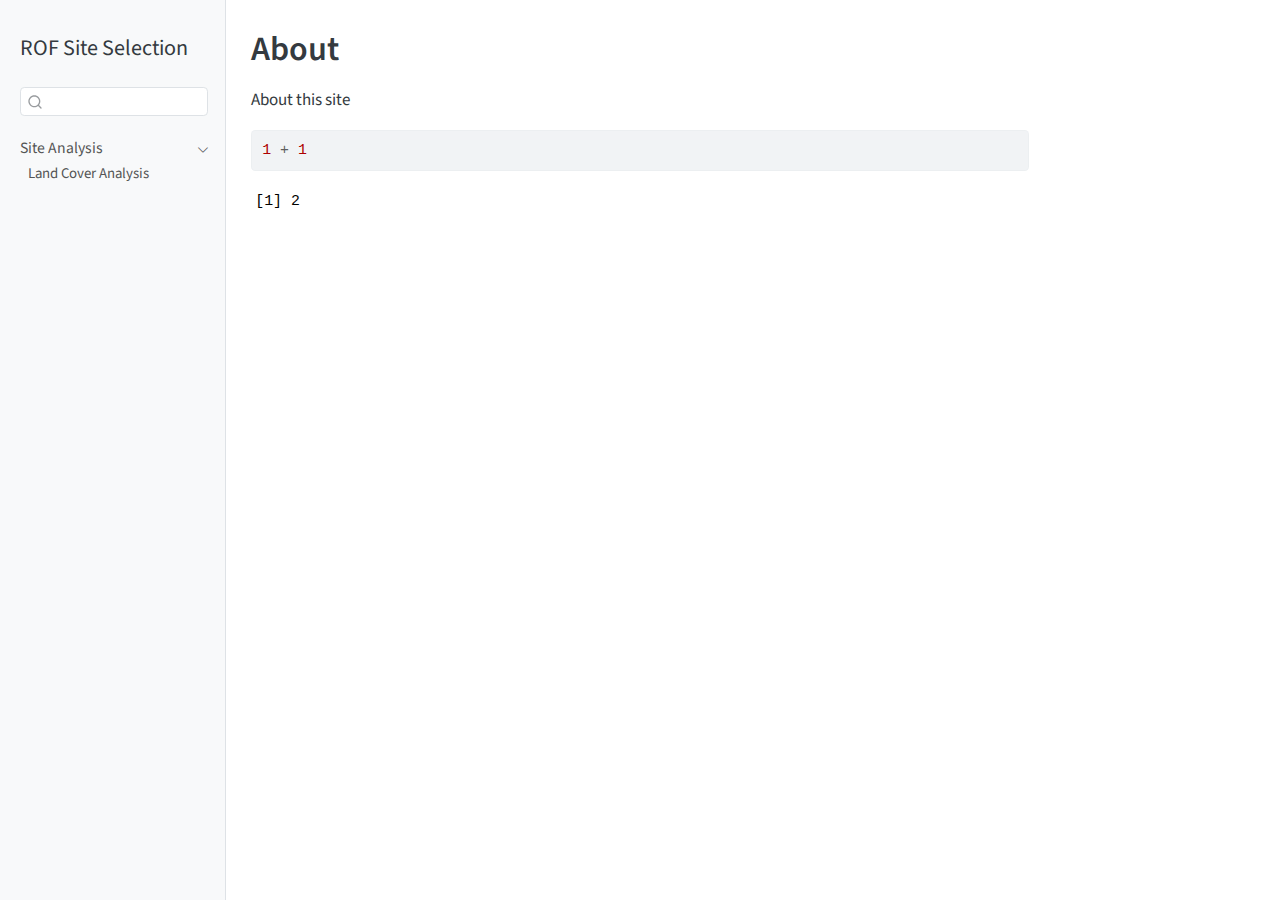
<file: docs/about.html>
<!DOCTYPE html>
<html xmlns="http://www.w3.org/1999/xhtml" lang="en" xml:lang="en"><head>

<meta charset="utf-8">
<meta name="generator" content="quarto-1.4.549">

<meta name="viewport" content="width=device-width, initial-scale=1.0, user-scalable=yes">


<title>ROF Site Selection - About</title>
<style>
code{white-space: pre-wrap;}
span.smallcaps{font-variant: small-caps;}
div.columns{display: flex; gap: min(4vw, 1.5em);}
div.column{flex: auto; overflow-x: auto;}
div.hanging-indent{margin-left: 1.5em; text-indent: -1.5em;}
ul.task-list{list-style: none;}
ul.task-list li input[type="checkbox"] {
  width: 0.8em;
  margin: 0 0.8em 0.2em -1em; /* quarto-specific, see https://github.com/quarto-dev/quarto-cli/issues/4556 */ 
  vertical-align: middle;
}
/* CSS for syntax highlighting */
pre > code.sourceCode { white-space: pre; position: relative; }
pre > code.sourceCode > span { line-height: 1.25; }
pre > code.sourceCode > span:empty { height: 1.2em; }
.sourceCode { overflow: visible; }
code.sourceCode > span { color: inherit; text-decoration: inherit; }
div.sourceCode { margin: 1em 0; }
pre.sourceCode { margin: 0; }
@media screen {
div.sourceCode { overflow: auto; }
}
@media print {
pre > code.sourceCode { white-space: pre-wrap; }
pre > code.sourceCode > span { text-indent: -5em; padding-left: 5em; }
}
pre.numberSource code
  { counter-reset: source-line 0; }
pre.numberSource code > span
  { position: relative; left: -4em; counter-increment: source-line; }
pre.numberSource code > span > a:first-child::before
  { content: counter(source-line);
    position: relative; left: -1em; text-align: right; vertical-align: baseline;
    border: none; display: inline-block;
    -webkit-touch-callout: none; -webkit-user-select: none;
    -khtml-user-select: none; -moz-user-select: none;
    -ms-user-select: none; user-select: none;
    padding: 0 4px; width: 4em;
  }
pre.numberSource { margin-left: 3em;  padding-left: 4px; }
div.sourceCode
  {   }
@media screen {
pre > code.sourceCode > span > a:first-child::before { text-decoration: underline; }
}
</style>


<script src="site_libs/quarto-nav/quarto-nav.js"></script>
<script src="site_libs/quarto-nav/headroom.min.js"></script>
<script src="site_libs/clipboard/clipboard.min.js"></script>
<script src="site_libs/quarto-search/autocomplete.umd.js"></script>
<script src="site_libs/quarto-search/fuse.min.js"></script>
<script src="site_libs/quarto-search/quarto-search.js"></script>
<meta name="quarto:offset" content="./">
<script src="site_libs/quarto-html/quarto.js"></script>
<script src="site_libs/quarto-html/popper.min.js"></script>
<script src="site_libs/quarto-html/tippy.umd.min.js"></script>
<script src="site_libs/quarto-html/anchor.min.js"></script>
<link href="site_libs/quarto-html/tippy.css" rel="stylesheet">
<link href="site_libs/quarto-html/quarto-syntax-highlighting.css" rel="stylesheet" id="quarto-text-highlighting-styles">
<script src="site_libs/bootstrap/bootstrap.min.js"></script>
<link href="site_libs/bootstrap/bootstrap-icons.css" rel="stylesheet">
<link href="site_libs/bootstrap/bootstrap.min.css" rel="stylesheet" id="quarto-bootstrap" data-mode="light">
<script id="quarto-search-options" type="application/json">{
  "location": "sidebar",
  "copy-button": false,
  "collapse-after": 3,
  "panel-placement": "start",
  "type": "textbox",
  "limit": 50,
  "keyboard-shortcut": [
    "f",
    "/",
    "s"
  ],
  "show-item-context": false,
  "language": {
    "search-no-results-text": "No results",
    "search-matching-documents-text": "matching documents",
    "search-copy-link-title": "Copy link to search",
    "search-hide-matches-text": "Hide additional matches",
    "search-more-match-text": "more match in this document",
    "search-more-matches-text": "more matches in this document",
    "search-clear-button-title": "Clear",
    "search-text-placeholder": "",
    "search-detached-cancel-button-title": "Cancel",
    "search-submit-button-title": "Submit",
    "search-label": "Search"
  }
}</script>


<link rel="stylesheet" href="styles.css">
</head>

<body class="nav-sidebar docked">

<div id="quarto-search-results"></div>
  <header id="quarto-header" class="headroom fixed-top">
  <nav class="quarto-secondary-nav">
    <div class="container-fluid d-flex">
      <button type="button" class="quarto-btn-toggle btn" data-bs-toggle="collapse" data-bs-target=".quarto-sidebar-collapse-item" aria-controls="quarto-sidebar" aria-expanded="false" aria-label="Toggle sidebar navigation" onclick="if (window.quartoToggleHeadroom) { window.quartoToggleHeadroom(); }">
        <i class="bi bi-layout-text-sidebar-reverse"></i>
      </button>
        <nav class="quarto-page-breadcrumbs" aria-label="breadcrumb"><ol class="breadcrumb"><li class="breadcrumb-item">
      ROF Site Selection
      </li></ol></nav>
        <a class="flex-grow-1" role="button" data-bs-toggle="collapse" data-bs-target=".quarto-sidebar-collapse-item" aria-controls="quarto-sidebar" aria-expanded="false" aria-label="Toggle sidebar navigation" onclick="if (window.quartoToggleHeadroom) { window.quartoToggleHeadroom(); }">      
        </a>
      <button type="button" class="btn quarto-search-button" aria-label="" onclick="window.quartoOpenSearch();">
        <i class="bi bi-search"></i>
      </button>
    </div>
  </nav>
</header>
<!-- content -->
<div id="quarto-content" class="quarto-container page-columns page-rows-contents page-layout-article">
<!-- sidebar -->
  <nav id="quarto-sidebar" class="sidebar collapse collapse-horizontal quarto-sidebar-collapse-item sidebar-navigation docked overflow-auto">
    <div class="pt-lg-2 mt-2 text-left sidebar-header">
    <div class="sidebar-title mb-0 py-0">
      <a href="./">ROF Site Selection</a> 
    </div>
      </div>
        <div class="mt-2 flex-shrink-0 align-items-center">
        <div class="sidebar-search">
        <div id="quarto-search" class="" title="Search"></div>
        </div>
        </div>
    <div class="sidebar-menu-container"> 
    <ul class="list-unstyled mt-1">
        <li class="sidebar-item sidebar-item-section">
      <div class="sidebar-item-container"> 
            <a class="sidebar-item-text sidebar-link text-start" data-bs-toggle="collapse" data-bs-target="#quarto-sidebar-section-1" aria-expanded="true">
 <span class="menu-text">Site Analysis</span></a>
          <a class="sidebar-item-toggle text-start" data-bs-toggle="collapse" data-bs-target="#quarto-sidebar-section-1" aria-expanded="true" aria-label="Toggle section">
            <i class="bi bi-chevron-right ms-2"></i>
          </a> 
      </div>
      <ul id="quarto-sidebar-section-1" class="collapse list-unstyled sidebar-section depth1 show">  
          <li class="sidebar-item">
  <div class="sidebar-item-container"> 
  <a href="./index.html" class="sidebar-item-text sidebar-link">
 <span class="menu-text">Land Cover Analysis</span></a>
  </div>
</li>
      </ul>
  </li>
    </ul>
    </div>
</nav>
<div id="quarto-sidebar-glass" class="quarto-sidebar-collapse-item" data-bs-toggle="collapse" data-bs-target=".quarto-sidebar-collapse-item"></div>
<!-- margin-sidebar -->
    <div id="quarto-margin-sidebar" class="sidebar margin-sidebar">
        
    </div>
<!-- main -->
<main class="content" id="quarto-document-content">

<header id="title-block-header" class="quarto-title-block default">
<div class="quarto-title">
<h1 class="title">About</h1>
</div>



<div class="quarto-title-meta">

    
  
    
  </div>
  


</header>


<p>About this site</p>
<div class="cell">
<div class="sourceCode cell-code" id="cb1"><pre class="sourceCode r code-with-copy"><code class="sourceCode r"><span id="cb1-1"><a href="#cb1-1" aria-hidden="true" tabindex="-1"></a><span class="dv">1</span> <span class="sc">+</span> <span class="dv">1</span></span></code><button title="Copy to Clipboard" class="code-copy-button"><i class="bi"></i></button></pre></div>
<div class="cell-output cell-output-stdout">
<pre><code>[1] 2</code></pre>
</div>
</div>



</main> <!-- /main -->
<script id="quarto-html-after-body" type="application/javascript">
window.document.addEventListener("DOMContentLoaded", function (event) {
  const toggleBodyColorMode = (bsSheetEl) => {
    const mode = bsSheetEl.getAttribute("data-mode");
    const bodyEl = window.document.querySelector("body");
    if (mode === "dark") {
      bodyEl.classList.add("quarto-dark");
      bodyEl.classList.remove("quarto-light");
    } else {
      bodyEl.classList.add("quarto-light");
      bodyEl.classList.remove("quarto-dark");
    }
  }
  const toggleBodyColorPrimary = () => {
    const bsSheetEl = window.document.querySelector("link#quarto-bootstrap");
    if (bsSheetEl) {
      toggleBodyColorMode(bsSheetEl);
    }
  }
  toggleBodyColorPrimary();  
  const icon = "";
  const anchorJS = new window.AnchorJS();
  anchorJS.options = {
    placement: 'right',
    icon: icon
  };
  anchorJS.add('.anchored');
  const isCodeAnnotation = (el) => {
    for (const clz of el.classList) {
      if (clz.startsWith('code-annotation-')) {                     
        return true;
      }
    }
    return false;
  }
  const clipboard = new window.ClipboardJS('.code-copy-button', {
    text: function(trigger) {
      const codeEl = trigger.previousElementSibling.cloneNode(true);
      for (const childEl of codeEl.children) {
        if (isCodeAnnotation(childEl)) {
          childEl.remove();
        }
      }
      return codeEl.innerText;
    }
  });
  clipboard.on('success', function(e) {
    // button target
    const button = e.trigger;
    // don't keep focus
    button.blur();
    // flash "checked"
    button.classList.add('code-copy-button-checked');
    var currentTitle = button.getAttribute("title");
    button.setAttribute("title", "Copied!");
    let tooltip;
    if (window.bootstrap) {
      button.setAttribute("data-bs-toggle", "tooltip");
      button.setAttribute("data-bs-placement", "left");
      button.setAttribute("data-bs-title", "Copied!");
      tooltip = new bootstrap.Tooltip(button, 
        { trigger: "manual", 
          customClass: "code-copy-button-tooltip",
          offset: [0, -8]});
      tooltip.show();    
    }
    setTimeout(function() {
      if (tooltip) {
        tooltip.hide();
        button.removeAttribute("data-bs-title");
        button.removeAttribute("data-bs-toggle");
        button.removeAttribute("data-bs-placement");
      }
      button.setAttribute("title", currentTitle);
      button.classList.remove('code-copy-button-checked');
    }, 1000);
    // clear code selection
    e.clearSelection();
  });
  function tippyHover(el, contentFn, onTriggerFn, onUntriggerFn) {
    const config = {
      allowHTML: true,
      maxWidth: 500,
      delay: 100,
      arrow: false,
      appendTo: function(el) {
          return el.parentElement;
      },
      interactive: true,
      interactiveBorder: 10,
      theme: 'quarto',
      placement: 'bottom-start',
    };
    if (contentFn) {
      config.content = contentFn;
    }
    if (onTriggerFn) {
      config.onTrigger = onTriggerFn;
    }
    if (onUntriggerFn) {
      config.onUntrigger = onUntriggerFn;
    }
    window.tippy(el, config); 
  }
  const noterefs = window.document.querySelectorAll('a[role="doc-noteref"]');
  for (var i=0; i<noterefs.length; i++) {
    const ref = noterefs[i];
    tippyHover(ref, function() {
      // use id or data attribute instead here
      let href = ref.getAttribute('data-footnote-href') || ref.getAttribute('href');
      try { href = new URL(href).hash; } catch {}
      const id = href.replace(/^#\/?/, "");
      const note = window.document.getElementById(id);
      return note.innerHTML;
    });
  }
  const xrefs = window.document.querySelectorAll('a.quarto-xref');
  const processXRef = (id, note) => {
    // Strip column container classes
    const stripColumnClz = (el) => {
      el.classList.remove("page-full", "page-columns");
      if (el.children) {
        for (const child of el.children) {
          stripColumnClz(child);
        }
      }
    }
    stripColumnClz(note)
    if (id === null || id.startsWith('sec-')) {
      // Special case sections, only their first couple elements
      const container = document.createElement("div");
      if (note.children && note.children.length > 2) {
        container.appendChild(note.children[0].cloneNode(true));
        for (let i = 1; i < note.children.length; i++) {
          const child = note.children[i];
          if (child.tagName === "P" && child.innerText === "") {
            continue;
          } else {
            container.appendChild(child.cloneNode(true));
            break;
          }
        }
        if (window.Quarto?.typesetMath) {
          window.Quarto.typesetMath(container);
        }
        return container.innerHTML
      } else {
        if (window.Quarto?.typesetMath) {
          window.Quarto.typesetMath(note);
        }
        return note.innerHTML;
      }
    } else {
      // Remove any anchor links if they are present
      const anchorLink = note.querySelector('a.anchorjs-link');
      if (anchorLink) {
        anchorLink.remove();
      }
      if (window.Quarto?.typesetMath) {
        window.Quarto.typesetMath(note);
      }
      // TODO in 1.5, we should make sure this works without a callout special case
      if (note.classList.contains("callout")) {
        return note.outerHTML;
      } else {
        return note.innerHTML;
      }
    }
  }
  for (var i=0; i<xrefs.length; i++) {
    const xref = xrefs[i];
    tippyHover(xref, undefined, function(instance) {
      instance.disable();
      let url = xref.getAttribute('href');
      let hash = undefined; 
      if (url.startsWith('#')) {
        hash = url;
      } else {
        try { hash = new URL(url).hash; } catch {}
      }
      if (hash) {
        const id = hash.replace(/^#\/?/, "");
        const note = window.document.getElementById(id);
        if (note !== null) {
          try {
            const html = processXRef(id, note.cloneNode(true));
            instance.setContent(html);
          } finally {
            instance.enable();
            instance.show();
          }
        } else {
          // See if we can fetch this
          fetch(url.split('#')[0])
          .then(res => res.text())
          .then(html => {
            const parser = new DOMParser();
            const htmlDoc = parser.parseFromString(html, "text/html");
            const note = htmlDoc.getElementById(id);
            if (note !== null) {
              const html = processXRef(id, note);
              instance.setContent(html);
            } 
          }).finally(() => {
            instance.enable();
            instance.show();
          });
        }
      } else {
        // See if we can fetch a full url (with no hash to target)
        // This is a special case and we should probably do some content thinning / targeting
        fetch(url)
        .then(res => res.text())
        .then(html => {
          const parser = new DOMParser();
          const htmlDoc = parser.parseFromString(html, "text/html");
          const note = htmlDoc.querySelector('main.content');
          if (note !== null) {
            // This should only happen for chapter cross references
            // (since there is no id in the URL)
            // remove the first header
            if (note.children.length > 0 && note.children[0].tagName === "HEADER") {
              note.children[0].remove();
            }
            const html = processXRef(null, note);
            instance.setContent(html);
          } 
        }).finally(() => {
          instance.enable();
          instance.show();
        });
      }
    }, function(instance) {
    });
  }
      let selectedAnnoteEl;
      const selectorForAnnotation = ( cell, annotation) => {
        let cellAttr = 'data-code-cell="' + cell + '"';
        let lineAttr = 'data-code-annotation="' +  annotation + '"';
        const selector = 'span[' + cellAttr + '][' + lineAttr + ']';
        return selector;
      }
      const selectCodeLines = (annoteEl) => {
        const doc = window.document;
        const targetCell = annoteEl.getAttribute("data-target-cell");
        const targetAnnotation = annoteEl.getAttribute("data-target-annotation");
        const annoteSpan = window.document.querySelector(selectorForAnnotation(targetCell, targetAnnotation));
        const lines = annoteSpan.getAttribute("data-code-lines").split(",");
        const lineIds = lines.map((line) => {
          return targetCell + "-" + line;
        })
        let top = null;
        let height = null;
        let parent = null;
        if (lineIds.length > 0) {
            //compute the position of the single el (top and bottom and make a div)
            const el = window.document.getElementById(lineIds[0]);
            top = el.offsetTop;
            height = el.offsetHeight;
            parent = el.parentElement.parentElement;
          if (lineIds.length > 1) {
            const lastEl = window.document.getElementById(lineIds[lineIds.length - 1]);
            const bottom = lastEl.offsetTop + lastEl.offsetHeight;
            height = bottom - top;
          }
          if (top !== null && height !== null && parent !== null) {
            // cook up a div (if necessary) and position it 
            let div = window.document.getElementById("code-annotation-line-highlight");
            if (div === null) {
              div = window.document.createElement("div");
              div.setAttribute("id", "code-annotation-line-highlight");
              div.style.position = 'absolute';
              parent.appendChild(div);
            }
            div.style.top = top - 2 + "px";
            div.style.height = height + 4 + "px";
            div.style.left = 0;
            let gutterDiv = window.document.getElementById("code-annotation-line-highlight-gutter");
            if (gutterDiv === null) {
              gutterDiv = window.document.createElement("div");
              gutterDiv.setAttribute("id", "code-annotation-line-highlight-gutter");
              gutterDiv.style.position = 'absolute';
              const codeCell = window.document.getElementById(targetCell);
              const gutter = codeCell.querySelector('.code-annotation-gutter');
              gutter.appendChild(gutterDiv);
            }
            gutterDiv.style.top = top - 2 + "px";
            gutterDiv.style.height = height + 4 + "px";
          }
          selectedAnnoteEl = annoteEl;
        }
      };
      const unselectCodeLines = () => {
        const elementsIds = ["code-annotation-line-highlight", "code-annotation-line-highlight-gutter"];
        elementsIds.forEach((elId) => {
          const div = window.document.getElementById(elId);
          if (div) {
            div.remove();
          }
        });
        selectedAnnoteEl = undefined;
      };
        // Handle positioning of the toggle
    window.addEventListener(
      "resize",
      throttle(() => {
        elRect = undefined;
        if (selectedAnnoteEl) {
          selectCodeLines(selectedAnnoteEl);
        }
      }, 10)
    );
    function throttle(fn, ms) {
    let throttle = false;
    let timer;
      return (...args) => {
        if(!throttle) { // first call gets through
            fn.apply(this, args);
            throttle = true;
        } else { // all the others get throttled
            if(timer) clearTimeout(timer); // cancel #2
            timer = setTimeout(() => {
              fn.apply(this, args);
              timer = throttle = false;
            }, ms);
        }
      };
    }
      // Attach click handler to the DT
      const annoteDls = window.document.querySelectorAll('dt[data-target-cell]');
      for (const annoteDlNode of annoteDls) {
        annoteDlNode.addEventListener('click', (event) => {
          const clickedEl = event.target;
          if (clickedEl !== selectedAnnoteEl) {
            unselectCodeLines();
            const activeEl = window.document.querySelector('dt[data-target-cell].code-annotation-active');
            if (activeEl) {
              activeEl.classList.remove('code-annotation-active');
            }
            selectCodeLines(clickedEl);
            clickedEl.classList.add('code-annotation-active');
          } else {
            // Unselect the line
            unselectCodeLines();
            clickedEl.classList.remove('code-annotation-active');
          }
        });
      }
  const findCites = (el) => {
    const parentEl = el.parentElement;
    if (parentEl) {
      const cites = parentEl.dataset.cites;
      if (cites) {
        return {
          el,
          cites: cites.split(' ')
        };
      } else {
        return findCites(el.parentElement)
      }
    } else {
      return undefined;
    }
  };
  var bibliorefs = window.document.querySelectorAll('a[role="doc-biblioref"]');
  for (var i=0; i<bibliorefs.length; i++) {
    const ref = bibliorefs[i];
    const citeInfo = findCites(ref);
    if (citeInfo) {
      tippyHover(citeInfo.el, function() {
        var popup = window.document.createElement('div');
        citeInfo.cites.forEach(function(cite) {
          var citeDiv = window.document.createElement('div');
          citeDiv.classList.add('hanging-indent');
          citeDiv.classList.add('csl-entry');
          var biblioDiv = window.document.getElementById('ref-' + cite);
          if (biblioDiv) {
            citeDiv.innerHTML = biblioDiv.innerHTML;
          }
          popup.appendChild(citeDiv);
        });
        return popup.innerHTML;
      });
    }
  }
});
</script>
</div> <!-- /content -->




</body></html>
</file>
<file: docs/site_libs/quarto-html/tippy.css>
.tippy-box[data-animation=fade][data-state=hidden]{opacity:0}[data-tippy-root]{max-width:calc(100vw - 10px)}.tippy-box{position:relative;background-color:#333;color:#fff;border-radius:4px;font-size:14px;line-height:1.4;white-space:normal;outline:0;transition-property:transform,visibility,opacity}.tippy-box[data-placement^=top]>.tippy-arrow{bottom:0}.tippy-box[data-placement^=top]>.tippy-arrow:before{bottom:-7px;left:0;border-width:8px 8px 0;border-top-color:initial;transform-origin:center top}.tippy-box[data-placement^=bottom]>.tippy-arrow{top:0}.tippy-box[data-placement^=bottom]>.tippy-arrow:before{top:-7px;left:0;border-width:0 8px 8px;border-bottom-color:initial;transform-origin:center bottom}.tippy-box[data-placement^=left]>.tippy-arrow{right:0}.tippy-box[data-placement^=left]>.tippy-arrow:before{border-width:8px 0 8px 8px;border-left-color:initial;right:-7px;transform-origin:center left}.tippy-box[data-placement^=right]>.tippy-arrow{left:0}.tippy-box[data-placement^=right]>.tippy-arrow:before{left:-7px;border-width:8px 8px 8px 0;border-right-color:initial;transform-origin:center right}.tippy-box[data-inertia][data-state=visible]{transition-timing-function:cubic-bezier(.54,1.5,.38,1.11)}.tippy-arrow{width:16px;height:16px;color:#333}.tippy-arrow:before{content:"";position:absolute;border-color:transparent;border-style:solid}.tippy-content{position:relative;padding:5px 9px;z-index:1}
</file>
<file: docs/site_libs/quarto-html/quarto-syntax-highlighting.css>
/* quarto syntax highlight colors */
:root {
  --quarto-hl-ot-color: #003B4F;
  --quarto-hl-at-color: #657422;
  --quarto-hl-ss-color: #20794D;
  --quarto-hl-an-color: #5E5E5E;
  --quarto-hl-fu-color: #4758AB;
  --quarto-hl-st-color: #20794D;
  --quarto-hl-cf-color: #003B4F;
  --quarto-hl-op-color: #5E5E5E;
  --quarto-hl-er-color: #AD0000;
  --quarto-hl-bn-color: #AD0000;
  --quarto-hl-al-color: #AD0000;
  --quarto-hl-va-color: #111111;
  --quarto-hl-bu-color: inherit;
  --quarto-hl-ex-color: inherit;
  --quarto-hl-pp-color: #AD0000;
  --quarto-hl-in-color: #5E5E5E;
  --quarto-hl-vs-color: #20794D;
  --quarto-hl-wa-color: #5E5E5E;
  --quarto-hl-do-color: #5E5E5E;
  --quarto-hl-im-color: #00769E;
  --quarto-hl-ch-color: #20794D;
  --quarto-hl-dt-color: #AD0000;
  --quarto-hl-fl-color: #AD0000;
  --quarto-hl-co-color: #5E5E5E;
  --quarto-hl-cv-color: #5E5E5E;
  --quarto-hl-cn-color: #8f5902;
  --quarto-hl-sc-color: #5E5E5E;
  --quarto-hl-dv-color: #AD0000;
  --quarto-hl-kw-color: #003B4F;
}

/* other quarto variables */
:root {
  --quarto-font-monospace: SFMono-Regular, Menlo, Monaco, Consolas, "Liberation Mono", "Courier New", monospace;
}

pre > code.sourceCode > span {
  color: #003B4F;
}

code span {
  color: #003B4F;
}

code.sourceCode > span {
  color: #003B4F;
}

div.sourceCode,
div.sourceCode pre.sourceCode {
  color: #003B4F;
}

code span.ot {
  color: #003B4F;
  font-style: inherit;
}

code span.at {
  color: #657422;
  font-style: inherit;
}

code span.ss {
  color: #20794D;
  font-style: inherit;
}

code span.an {
  color: #5E5E5E;
  font-style: inherit;
}

code span.fu {
  color: #4758AB;
  font-style: inherit;
}

code span.st {
  color: #20794D;
  font-style: inherit;
}

code span.cf {
  color: #003B4F;
  font-style: inherit;
}

code span.op {
  color: #5E5E5E;
  font-style: inherit;
}

code span.er {
  color: #AD0000;
  font-style: inherit;
}

code span.bn {
  color: #AD0000;
  font-style: inherit;
}

code span.al {
  color: #AD0000;
  font-style: inherit;
}

code span.va {
  color: #111111;
  font-style: inherit;
}

code span.bu {
  font-style: inherit;
}

code span.ex {
  font-style: inherit;
}

code span.pp {
  color: #AD0000;
  font-style: inherit;
}

code span.in {
  color: #5E5E5E;
  font-style: inherit;
}

code span.vs {
  color: #20794D;
  font-style: inherit;
}

code span.wa {
  color: #5E5E5E;
  font-style: italic;
}

code span.do {
  color: #5E5E5E;
  font-style: italic;
}

code span.im {
  color: #00769E;
  font-style: inherit;
}

code span.ch {
  color: #20794D;
  font-style: inherit;
}

code span.dt {
  color: #AD0000;
  font-style: inherit;
}

code span.fl {
  color: #AD0000;
  font-style: inherit;
}

code span.co {
  color: #5E5E5E;
  font-style: inherit;
}

code span.cv {
  color: #5E5E5E;
  font-style: italic;
}

code span.cn {
  color: #8f5902;
  font-style: inherit;
}

code span.sc {
  color: #5E5E5E;
  font-style: inherit;
}

code span.dv {
  color: #AD0000;
  font-style: inherit;
}

code span.kw {
  color: #003B4F;
  font-style: inherit;
}

.prevent-inlining {
  content: "</";
}

/*# sourceMappingURL=debc5d5d77c3f9108843748ff7464032.css.map */
</file>
<file: docs/site_libs/htmltools-fill-0.5.8.1/fill.css>
@layer htmltools {
  .html-fill-container {
    display: flex;
    flex-direction: column;
    /* Prevent the container from expanding vertically or horizontally beyond its
    parent's constraints. */
    min-height: 0;
    min-width: 0;
  }
  .html-fill-container > .html-fill-item {
    /* Fill items can grow and shrink freely within
    available vertical space in fillable container */
    flex: 1 1 auto;
    min-height: 0;
    min-width: 0;
  }
  .html-fill-container > :not(.html-fill-item) {
    /* Prevent shrinking or growing of non-fill items */
    flex: 0 0 auto;
  }
}
</file>
<file: docs/site_libs/datatables-css-0.0.0/datatables-crosstalk.css>
.dt-crosstalk-fade {
  opacity: 0.2;
}

html body div.DTS div.dataTables_scrollBody {
  background: none;
}


/*
Fix https://github.com/rstudio/DT/issues/563
If the `table.display` is set to "block" (e.g., pkgdown), the browser will display
datatable objects strangely. The search panel and the page buttons will still be
in full-width but the table body will be "compact" and shorter.
In therory, having this attributes will affect `dom="t"`
with `display: block` users. But in reality, there should be no one.
We may remove the below lines in the future if the upstream agree to have this there.
See https://github.com/DataTables/DataTablesSrc/issues/160
*/

table.dataTable {
  display: table;
}


/*
When DTOutput(fill = TRUE), it receives a .html-fill-item class (via htmltools::bindFillRole()), which effectively amounts to `flex: 1 1 auto`. That's mostly fine, but the case where `fillContainer=TRUE`+`height:auto`+`flex-basis:auto` and the container (e.g., a bslib::card()) doesn't have a defined height is a bit problematic since the table wants to fit the parent but the parent wants to fit the table, which results pretty small table height (maybe because there is a minimum height somewhere?). It seems better in this case to impose a 400px height default for the table, which we can do by setting `flex-basis` to 400px (the table is still allowed to grow/shrink when the container has an opinionated height).
*/

.html-fill-container > .html-fill-item.datatables {
  flex-basis: 400px;
}
</file>
<file: docs/styles.css>
/* css styles */
</file>
<file: docs/site_libs/crosstalk-1.2.1/css/crosstalk.min.css>
.container-fluid.crosstalk-bscols{margin-left:-30px;margin-right:-30px;white-space:normal}body>.container-fluid.crosstalk-bscols{margin-left:auto;margin-right:auto}.crosstalk-input-checkboxgroup .crosstalk-options-group .crosstalk-options-column{display:inline-block;padding-right:12px;vertical-align:top}@media only screen and (max-width: 480px){.crosstalk-input-checkboxgroup .crosstalk-options-group .crosstalk-options-column{display:block;padding-right:inherit}}.crosstalk-input{margin-bottom:15px}.crosstalk-input .control-label{margin-bottom:0;vertical-align:middle}.crosstalk-input input[type="checkbox"]{margin:4px 0 0;margin-top:1px;line-height:normal}.crosstalk-input .checkbox{position:relative;display:block;margin-top:10px;margin-bottom:10px}.crosstalk-input .checkbox>label{padding-left:20px;margin-bottom:0;font-weight:400;cursor:pointer}.crosstalk-input .checkbox input[type="checkbox"],.crosstalk-input .checkbox-inline input[type="checkbox"]{position:absolute;margin-top:2px;margin-left:-20px}.crosstalk-input .checkbox+.checkbox{margin-top:-5px}.crosstalk-input .checkbox-inline{position:relative;display:inline-block;padding-left:20px;margin-bottom:0;font-weight:400;vertical-align:middle;cursor:pointer}.crosstalk-input .checkbox-inline+.checkbox-inline{margin-top:0;margin-left:10px}
</file>
